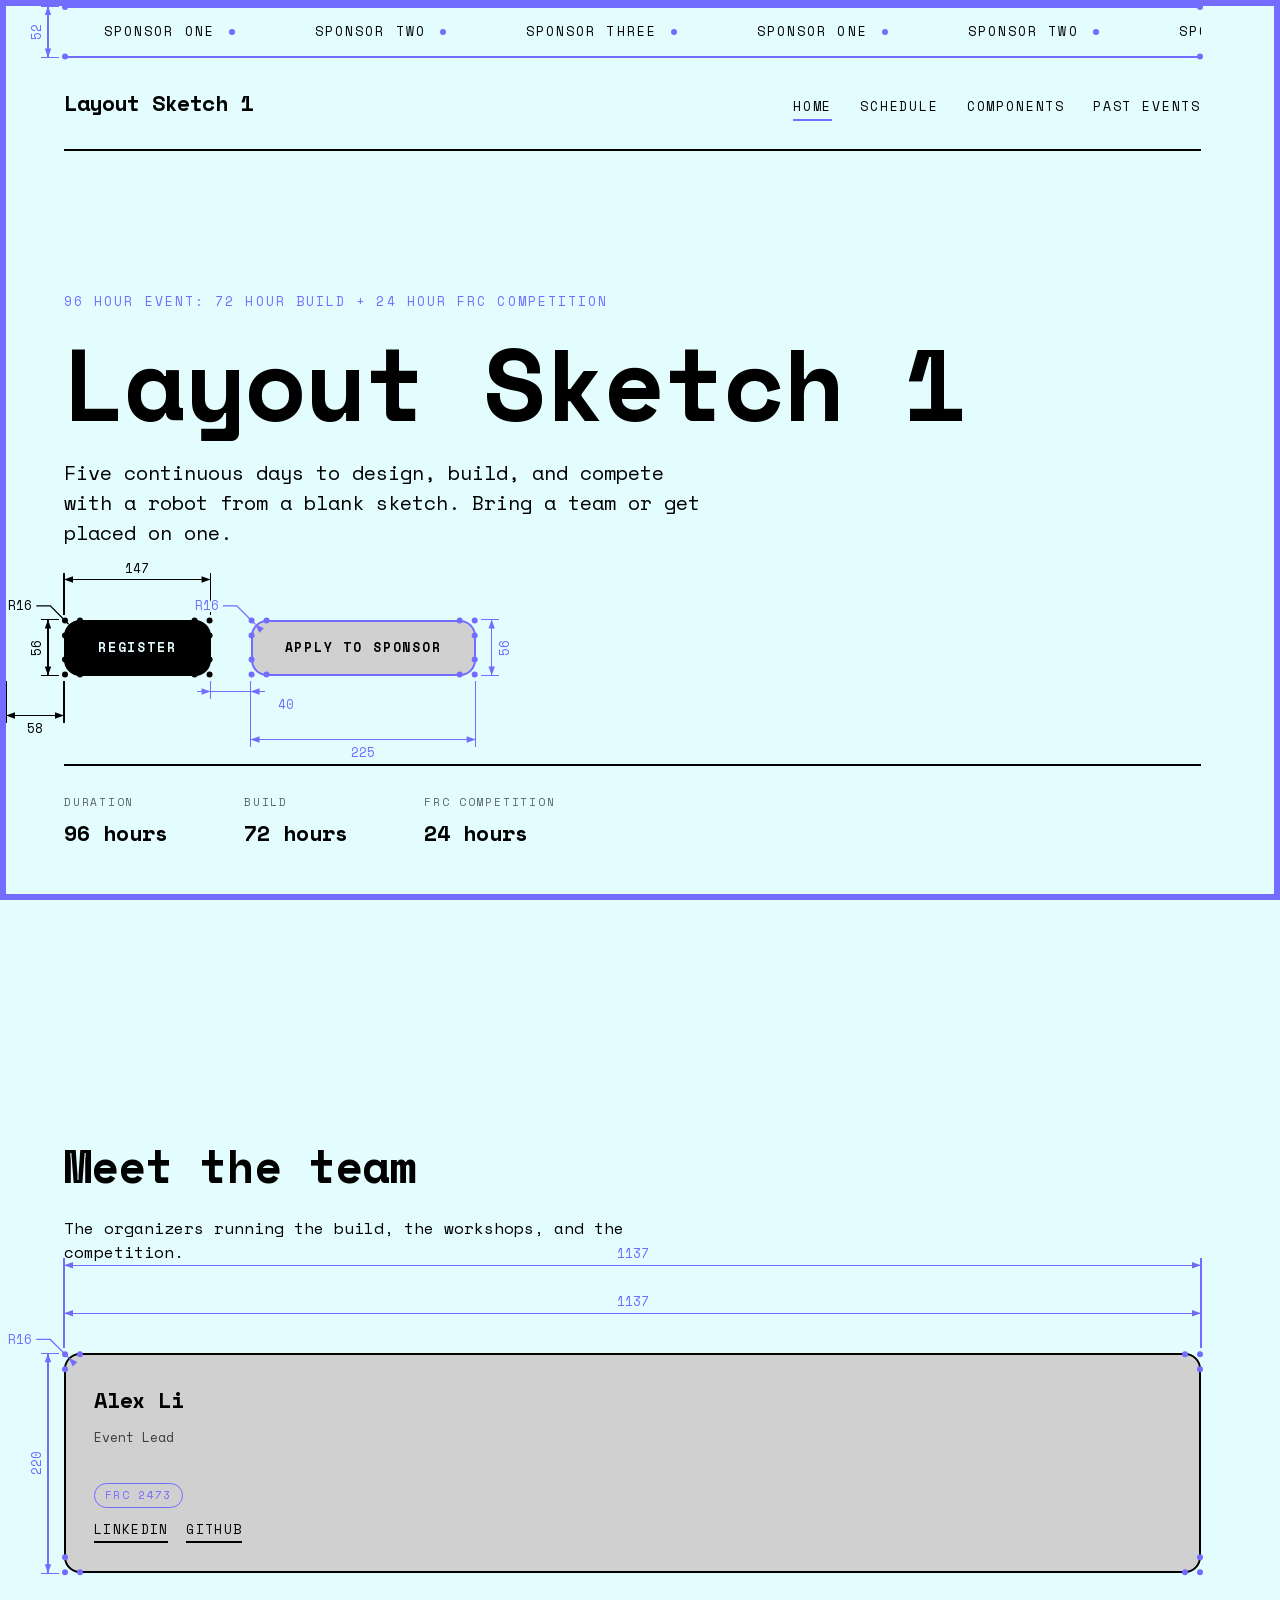
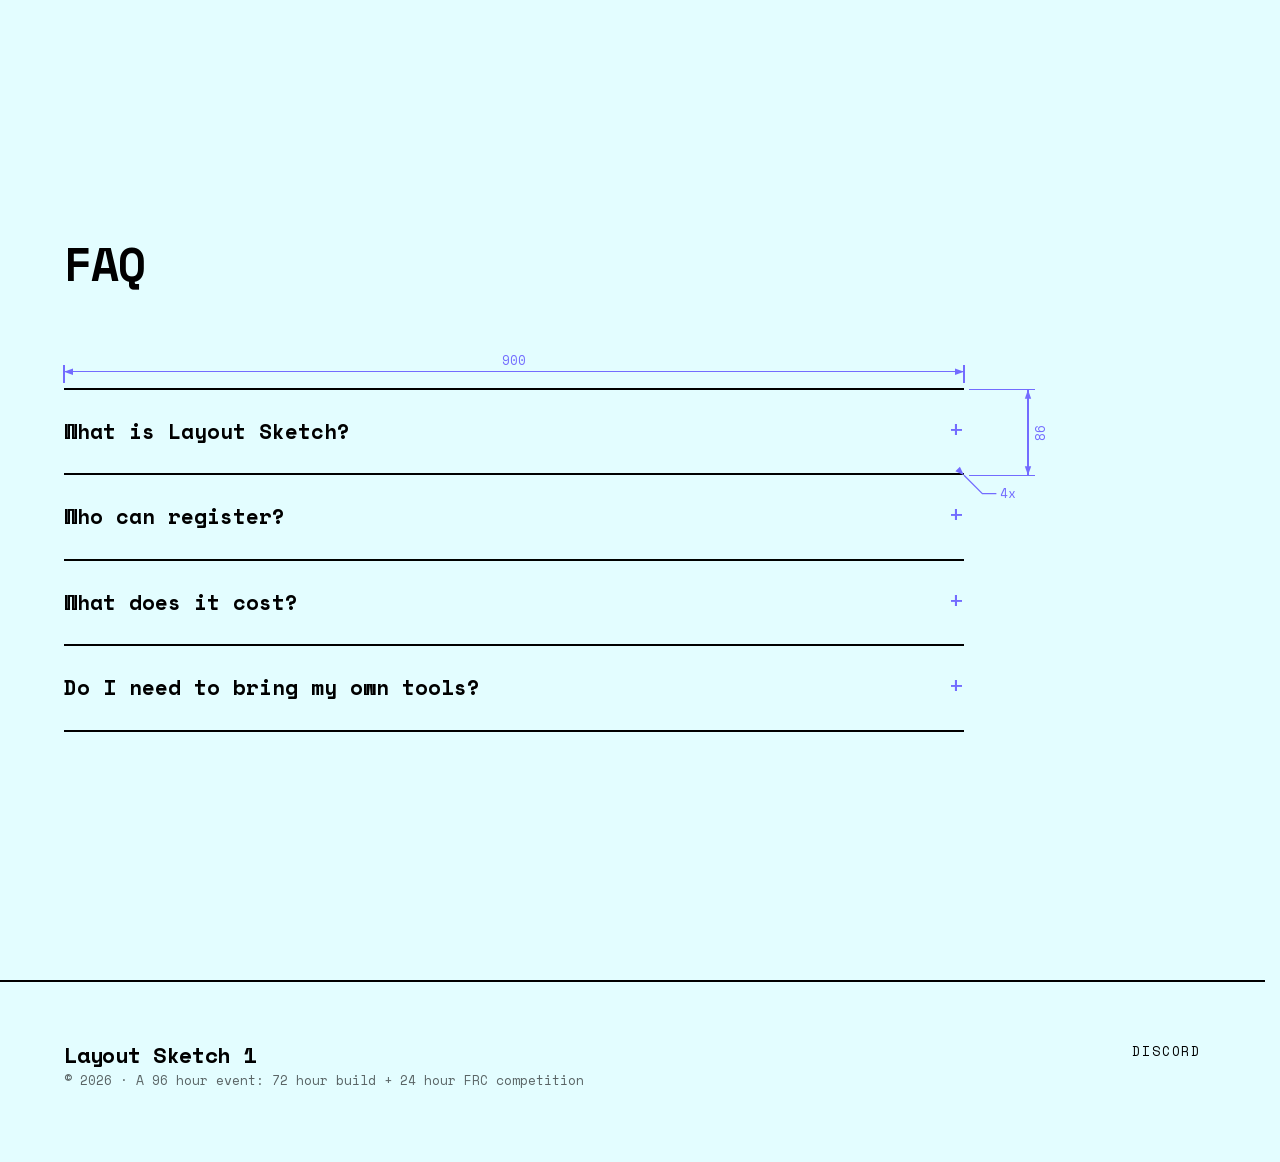
<file: index.html>
<!doctype html>
<html lang="en">
<head>
<meta charset="utf-8">
<meta name="viewport" content="width=device-width, initial-scale=1">
<title>Layout Sketch One</title>
<meta name="description" content="Layout Sketch One is a 96 hour event: 72 hour build + 24 hour FRC competition. Register to compete or apply to sponsor.">
<link rel="icon" type="image/png" sizes="512x512" href="assets/img/logo.png">
<link rel="preload" as="font" type="font/woff2" href="assets/fonts/space-mono-400.woff2" crossorigin>
<link rel="stylesheet" href="assets/css/tokens.css">
<link rel="stylesheet" href="assets/css/base.css">
<link rel="stylesheet" href="assets/css/sketch.css">
<link rel="stylesheet" href="assets/css/pages.css">
</head>
<body>
<div class="sk-frame"></div>
<a class="skip-link" href="#main">Skip to content</a>

<div class="wrap">
  <!-- The track translates continuously, so the *wrapper* carries the
       annotation: dimensioning the moving track would repaint every frame and
       produce numbers that change 60 times a second. -->
  <div class="marquee" id="sponsor-marquee"
       data-dim data-dim-mode="fluid" data-dim-size="h"
       data-dim-side="h:left" data-dim-radius="none"
       data-dim-priority="5" data-dim-vw="1024+">
    <div class="marquee__track" data-marquee-track aria-label="Event sponsors"></div>
  </div>

  <header class="site-nav">
    <a class="site-nav__brand" href="index.html" data-site-name>Layout Sketch 1</a>
    <nav class="site-nav__links" data-nav aria-label="Primary"></nav>
  </header>
</div>

<main id="main">
  <section class="hero wrap">
    <p class="t-mono-caps hero__eyebrow">96 hour event: 72 hour build + 24 hour FRC competition</p>
    <h1 class="t-xl hero__title" id="hero-title">Layout&nbsp;Sketch&nbsp;1</h1>
    <p class="hero__lede">
      Five continuous days to design, build, and compete with a robot from a
      blank sketch. Bring a team or get placed on one.
    </p>

    <div class="hero__actions">
      <a class="sk-btn sk-btn--primary" href="#register" id="btn-register"
         data-dim data-dim-mode="fixed" data-dim-priority="5"
         data-dim-from="left:page">Register</a>

      <a class="sk-btn sk-btn--fluid" href="sponsors.html" id="btn-sponsor"
         data-dim data-dim-mode="fluid" data-dim-priority="5"
         data-dim-side="w:bottom h:right"
         data-dim-from="left:#btn-register">Apply to sponsor</a>
    </div>

    <dl class="hero__meta">
      <div><dt>Duration</dt><dd>96 hours</dd></div>
      <div><dt>Build</dt><dd>72 hours</dd></div>
      <div><dt>FRC Competition</dt><dd>24 hours</dd></div>
    </dl>
  </section>

  <section class="section wrap" id="team">
    <div class="section__head">
      <h2>Meet the team</h2>
      <p>The organizers running the build, the workshops, and the competition.</p>
    </div>
    <!-- Repeated cards collapse to one annotated instance plus the grid
         pitch — twelve stacked copies of the same numbers is unreadable. -->
    <ul class="team-grid" id="team-grid" data-dim-repeat="first"
        data-dim data-dim-mode="fluid" data-dim-size="w"
        data-dim-radius="none" data-dim-dots="none" data-dim-priority="4"
        data-dim-vw="1024+"></ul>
  </section>

  <section class="section wrap" id="faq">
    <div class="section__head">
      <h2>FAQ</h2>
    </div>
    <div class="faq-list" id="faq-list" data-dim-repeat="first"
         data-dim data-dim-mode="fluid" data-dim-size="w"
         data-dim-radius="none" data-dim-dots="none" data-dim-priority="3"
         data-dim-vw="1024+"></div>
  </section>
</main>

<footer class="site-footer">
  <div class="wrap site-footer__inner">
    <div>
      <p class="t-lg" data-site-name>Layout Sketch 1</p>
      <p class="t-sm t-dim">&copy; <span data-year></span> &middot; A 96 hour event: 72 hour build + 24 hour FRC competition</p>
    </div>
    <ul class="site-footer__links" data-socials></ul>
  </div>
</footer>

<template id="tpl-team-card">
  <li class="team-card" data-dim-child
      data-dim-mode="fluid" data-dim-size="w,h" data-dim-priority="4"
      data-dim-side="w:top h:left">
    <p class="team-card__name" data-slot="name"></p>
    <p class="team-card__role" data-slot="role"></p>
    <p class="team-card__program"><span class="sk-tag sk-tag--fluid" data-slot="program"></span></p>
    <p class="team-card__links">
      <a data-slot="linkedin"></a>
      <a data-slot="github"></a>
    </p>
  </li>
</template>

<script type="module">
  import { render } from './assets/js/pages/landing.js';
  import Sketch from './assets/js/sketch/index.js';

  // Content first, annotations second: annotating before the JSON lands
  // would measure empty containers and flash the wrong numbers.
  await render();
  Sketch.init();
</script>
</body>
</html>
</file>
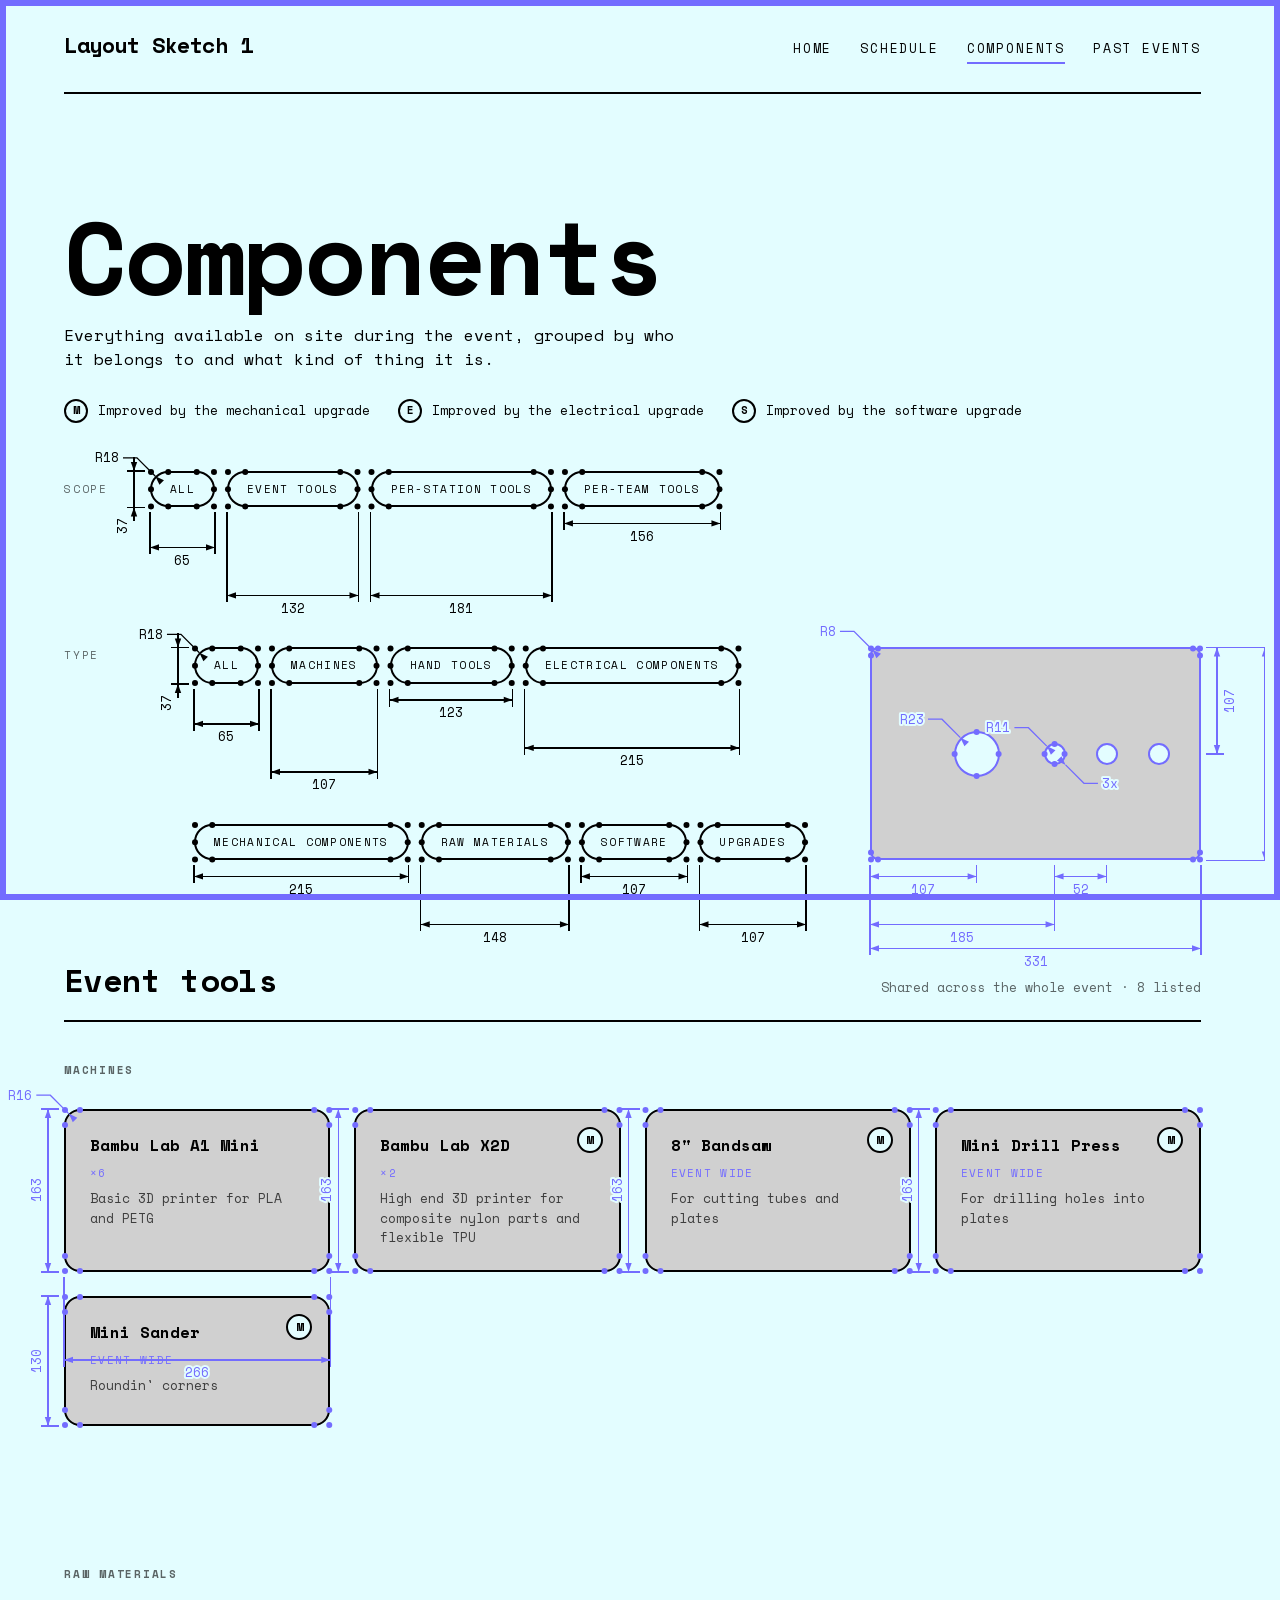
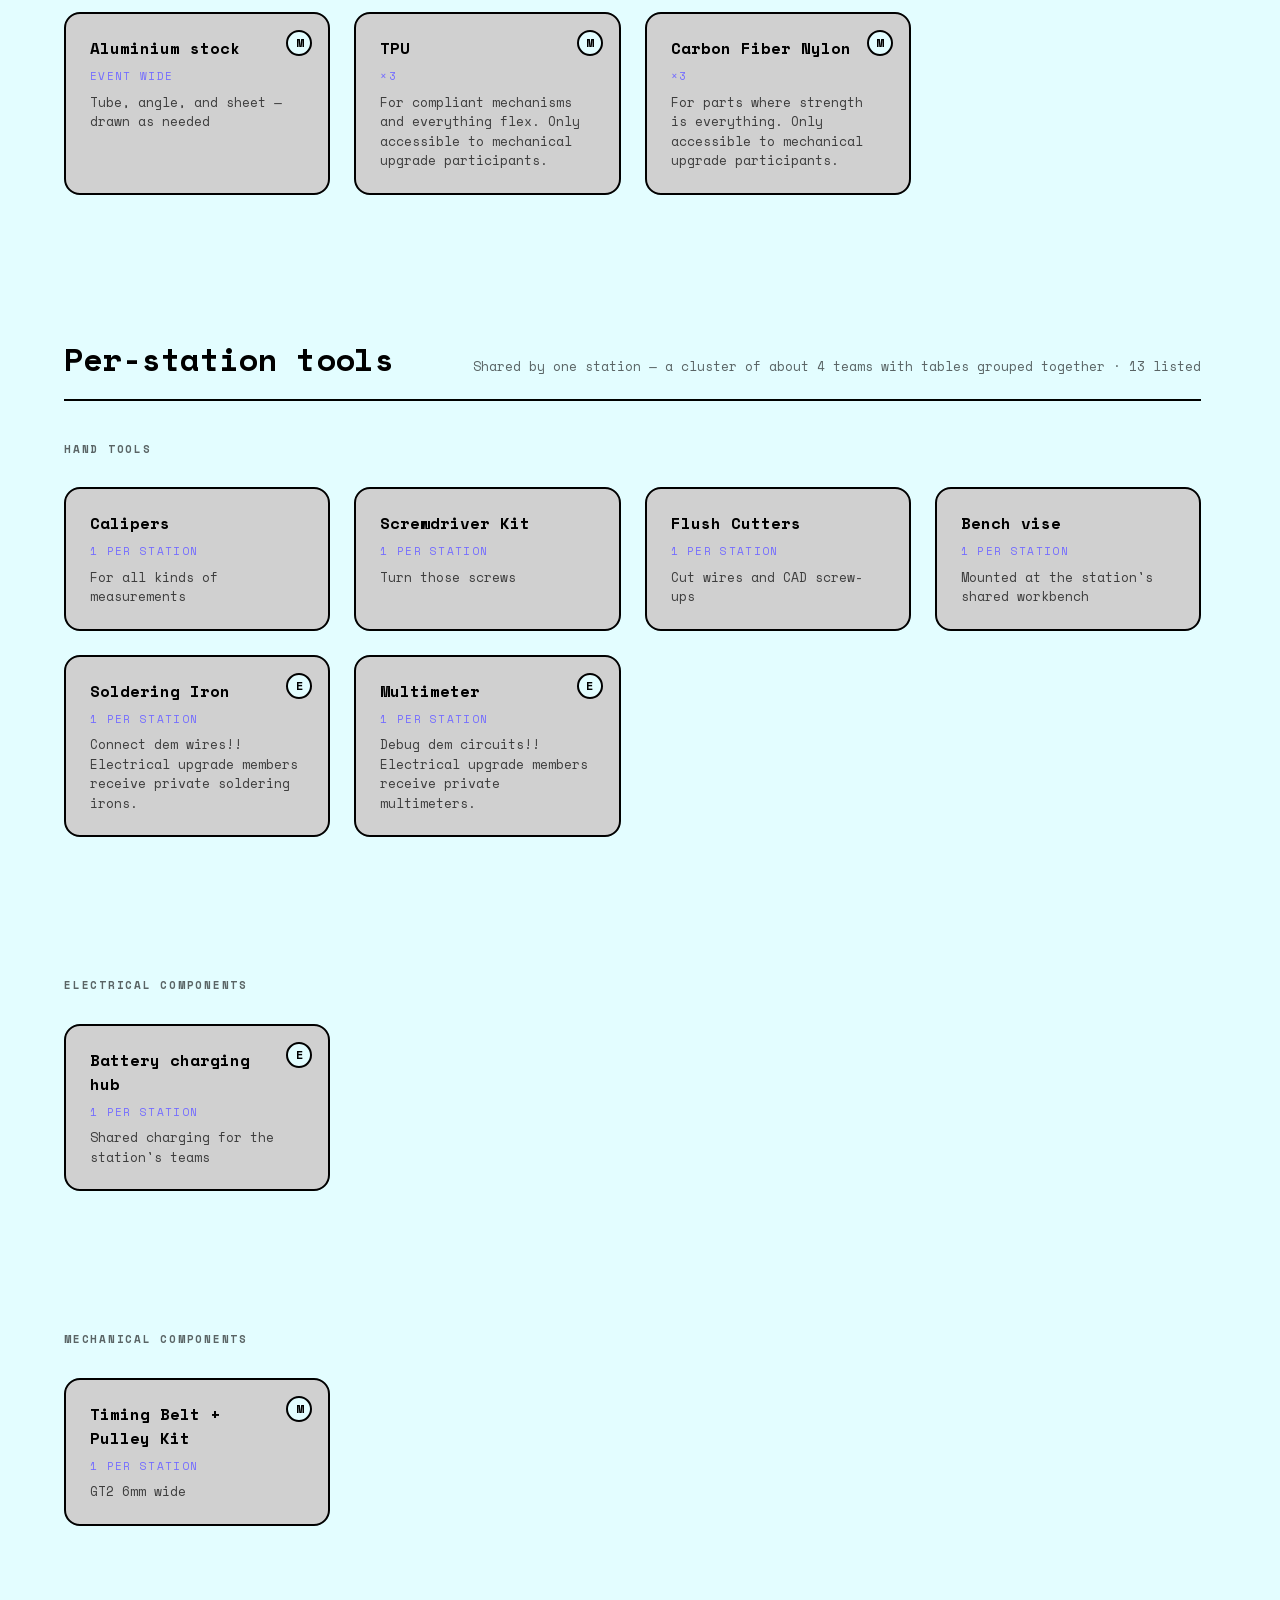
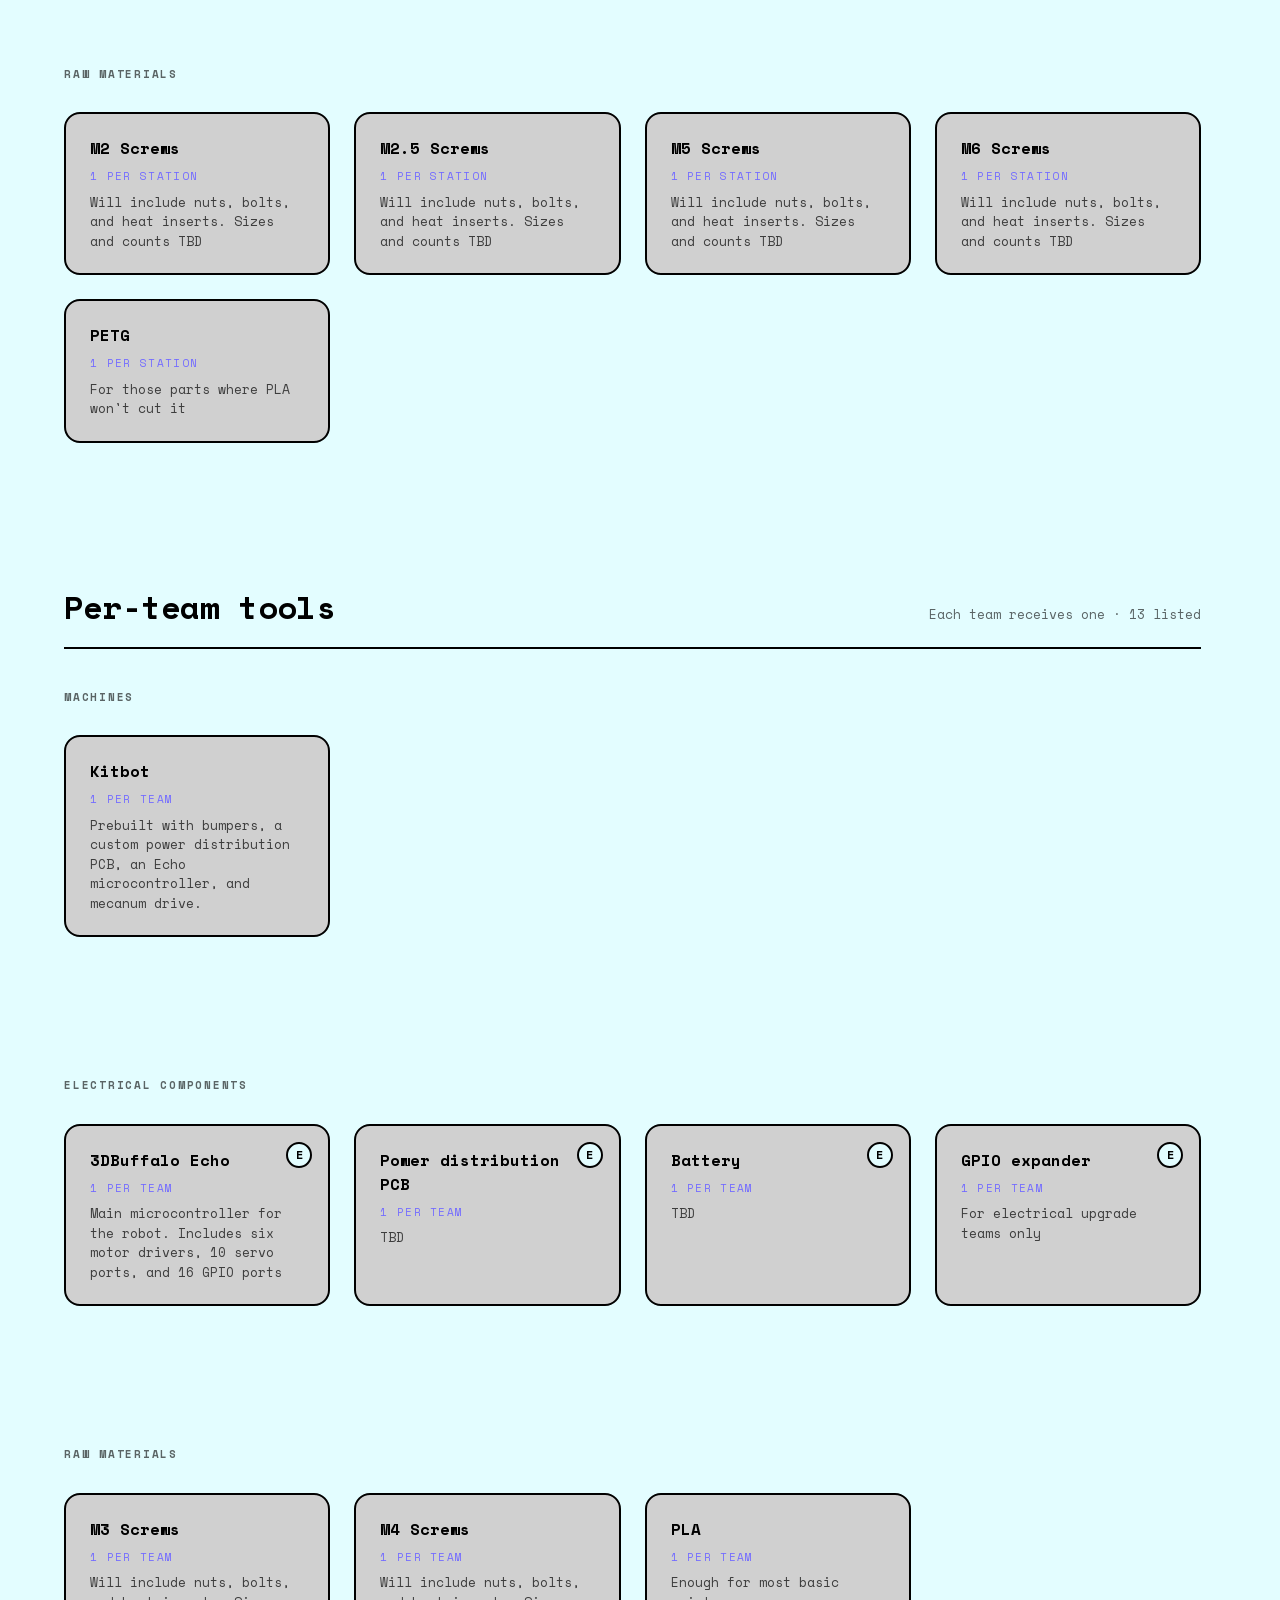
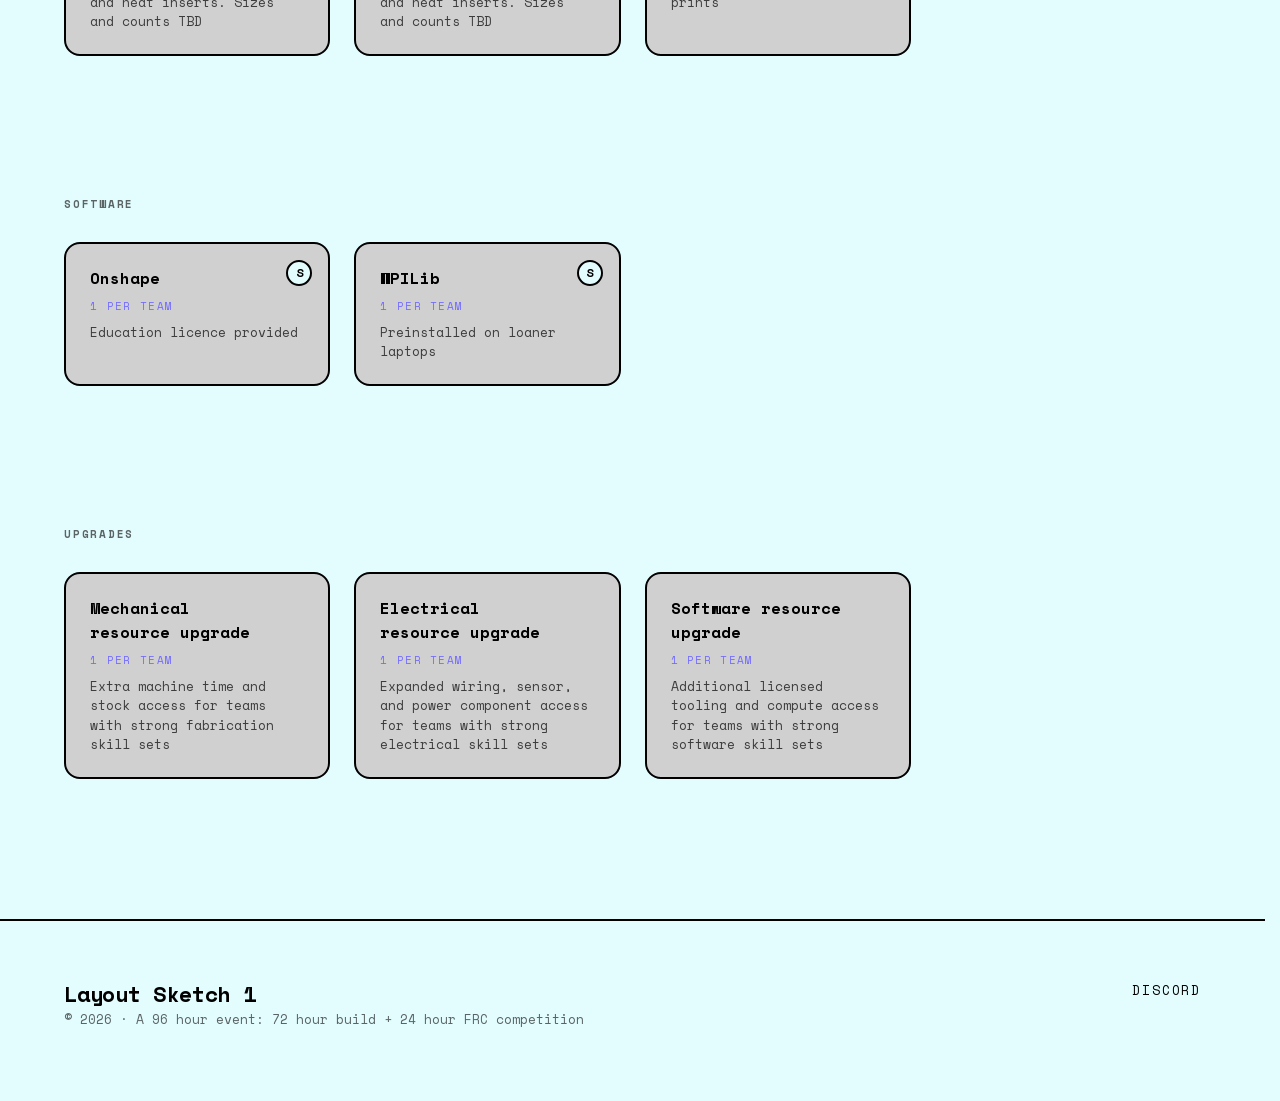
<file: components.html>
<!doctype html>
<html lang="en">
<head>
<meta charset="utf-8">
<meta name="viewport" content="width=device-width, initial-scale=1">
<title>Components — Layout Sketch 1</title>
<meta name="description" content="Every machine, tool, and component participants can use during Layout Sketch 1.">
<link rel="icon" type="image/png" sizes="512x512" href="assets/img/logo.png">
<link rel="stylesheet" href="assets/css/tokens.css">
<link rel="stylesheet" href="assets/css/base.css">
<link rel="stylesheet" href="assets/css/sketch.css">
<link rel="stylesheet" href="assets/css/pages.css">
</head>
<body>
<div class="sk-frame"></div>
<a class="skip-link" href="#main">Skip to content</a>

<div class="wrap">
  <header class="site-nav">
    <a class="site-nav__brand" href="index.html" data-site-name>Layout Sketch 1</a>
    <nav class="site-nav__links" data-nav aria-label="Primary"></nav>
  </header>
</div>

<main id="main">
  <section class="page-head wrap">
    <h1 class="t-xl">Components</h1>
    <p>
      Everything available on site during the event, grouped by who it belongs
      to and what kind of thing it is.
    </p>
    <ul class="upgrade-legend" data-upgrade-legend></ul>
  </section>

  <section class="wrap">
    <div class="filters" id="filters">
      <div class="filters__row" data-filter-row="scope">
        <span class="filters__label">Scope</span>
      </div>
      <div class="filters__row" data-filter-row="type">
        <span class="filters__label">Type</span>
      </div>
    </div>

    <div id="components"></div>
  </section>
</main>

<footer class="site-footer">
  <div class="wrap site-footer__inner">
    <div>
      <p class="t-lg" data-site-name>Layout Sketch 1</p>
      <p class="t-sm t-dim">&copy; <span data-year></span> &middot; A 96 hour event: 72 hour build + 24 hour FRC competition</p>
    </div>
    <ul class="site-footer__links" data-socials></ul>
  </div>
</footer>

<script type="module">
  import { render } from './assets/js/pages/components.js';
  import Sketch from './assets/js/sketch/index.js';
  await render();
  Sketch.init();
</script>
</body>
</html>
</file>
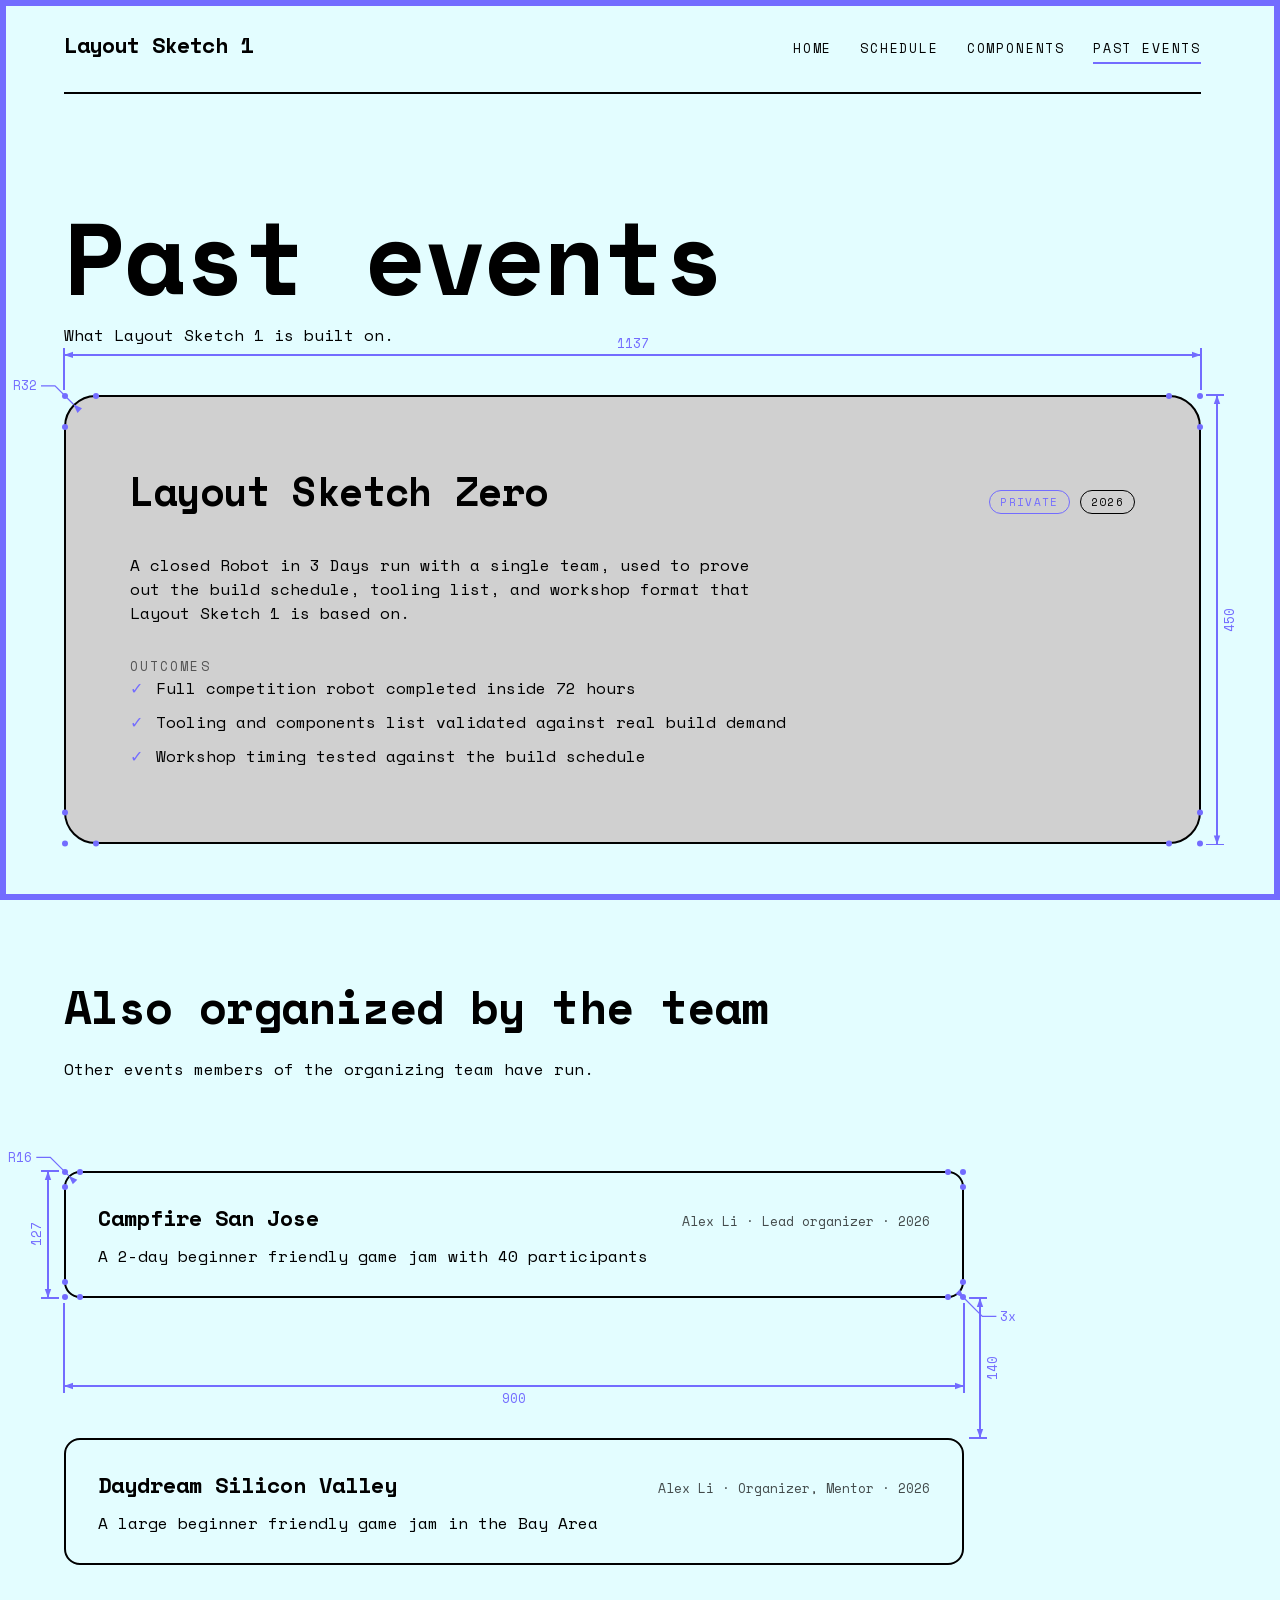
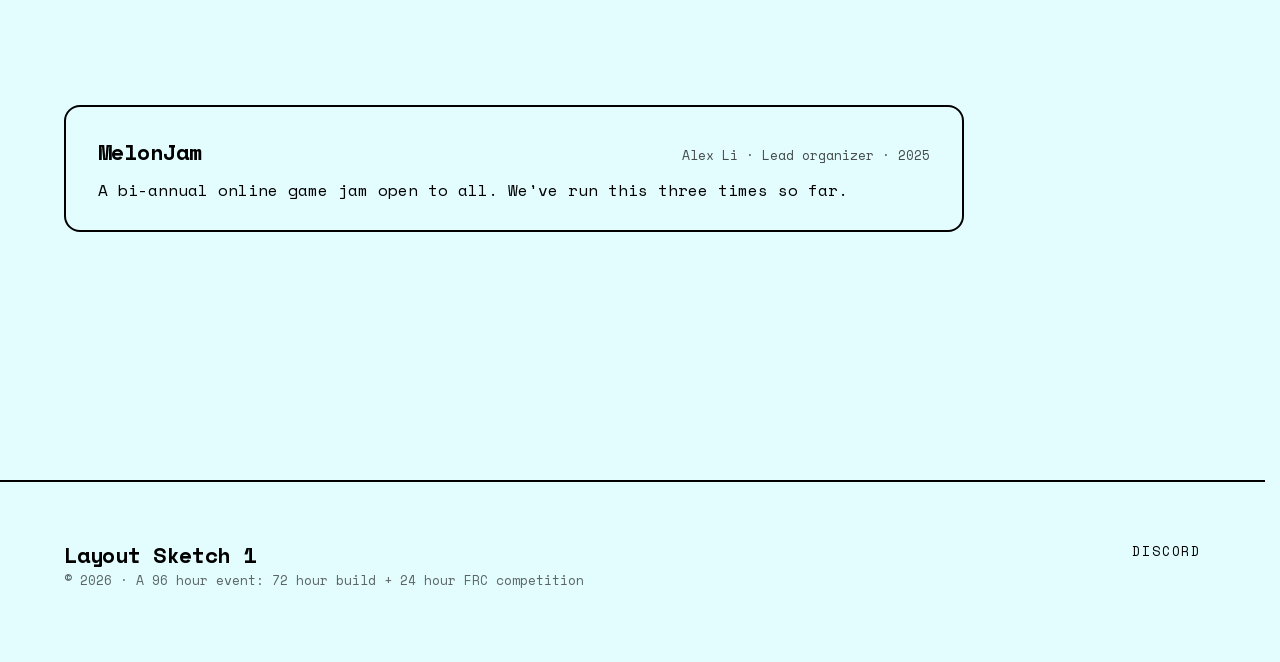
<file: past-events.html>
<!doctype html>
<html lang="en">
<head>
<meta charset="utf-8">
<meta name="viewport" content="width=device-width, initial-scale=1">
<title>Past events — Layout Sketch 1</title>
<meta name="description" content="The private Ri3D event behind Layout Sketch 1, and other events organized by members of the team.">
<link rel="icon" type="image/png" sizes="512x512" href="assets/img/logo.png">
<link rel="stylesheet" href="assets/css/tokens.css">
<link rel="stylesheet" href="assets/css/base.css">
<link rel="stylesheet" href="assets/css/sketch.css">
<link rel="stylesheet" href="assets/css/pages.css">
</head>
<body>
<div class="sk-frame"></div>
<a class="skip-link" href="#main">Skip to content</a>

<div class="wrap">
  <header class="site-nav">
    <a class="site-nav__brand" href="index.html" data-site-name>Layout Sketch 1</a>
    <nav class="site-nav__links" data-nav aria-label="Primary"></nav>
  </header>
</div>

<main id="main">
  <section class="page-head wrap">
    <h1 class="t-xl">Past events</h1>
    <p>What Layout Sketch 1 is built on.</p>
  </section>

  <section class="wrap" id="featured"></section>

  <section class="section wrap" id="organized-section">
    <div class="section__head">
      <h2>Also organized by the team</h2>
      <p>Other events members of the organizing team have run.</p>
    </div>
    <div class="event-list" id="organized" data-dim-repeat="first"></div>
  </section>
</main>

<footer class="site-footer">
  <div class="wrap site-footer__inner">
    <div>
      <p class="t-lg" data-site-name>Layout Sketch 1</p>
      <p class="t-sm t-dim">&copy; <span data-year></span> &middot; A 96 hour event: 72 hour build + 24 hour FRC competition</p>
    </div>
    <ul class="site-footer__links" data-socials></ul>
  </div>
</footer>

<script type="module">
  import { render } from './assets/js/pages/past-events.js';
  import Sketch from './assets/js/sketch/index.js';
  await render();
  Sketch.init();
</script>
</body>
</html>
</file>
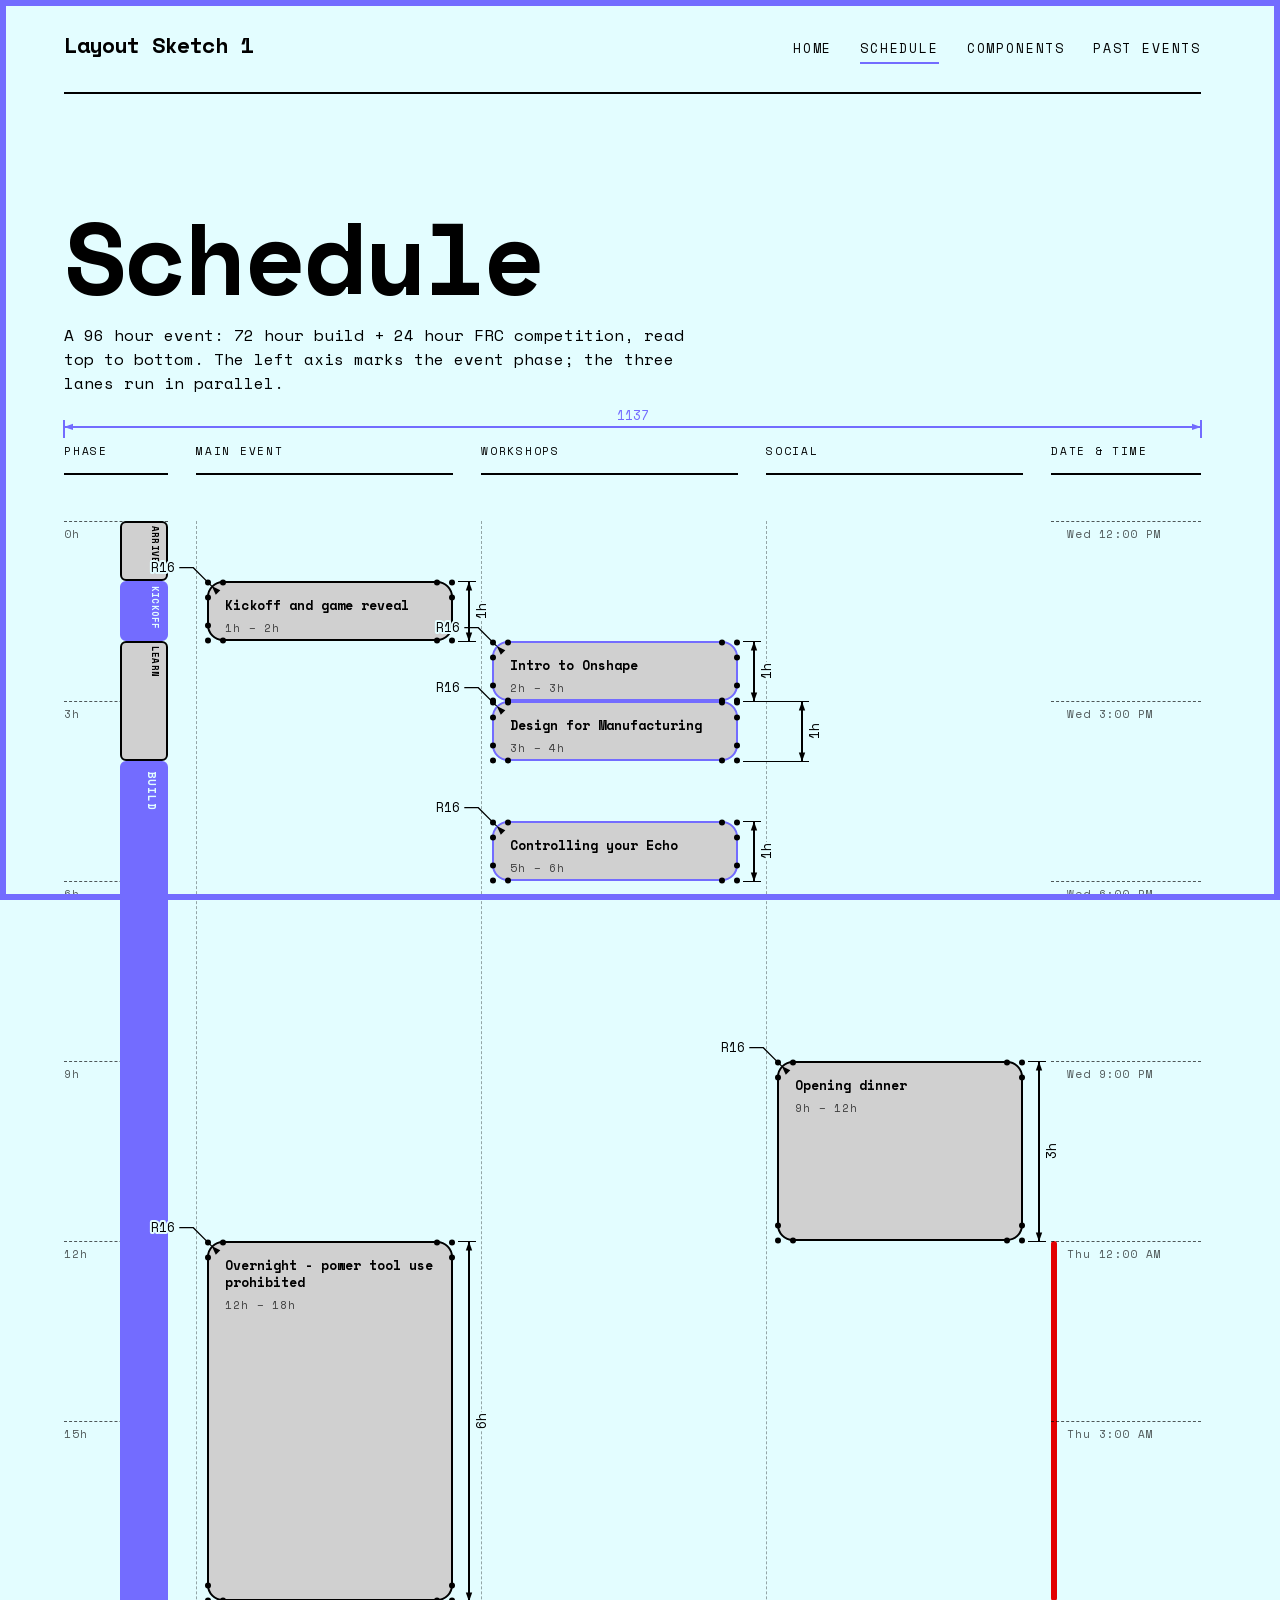
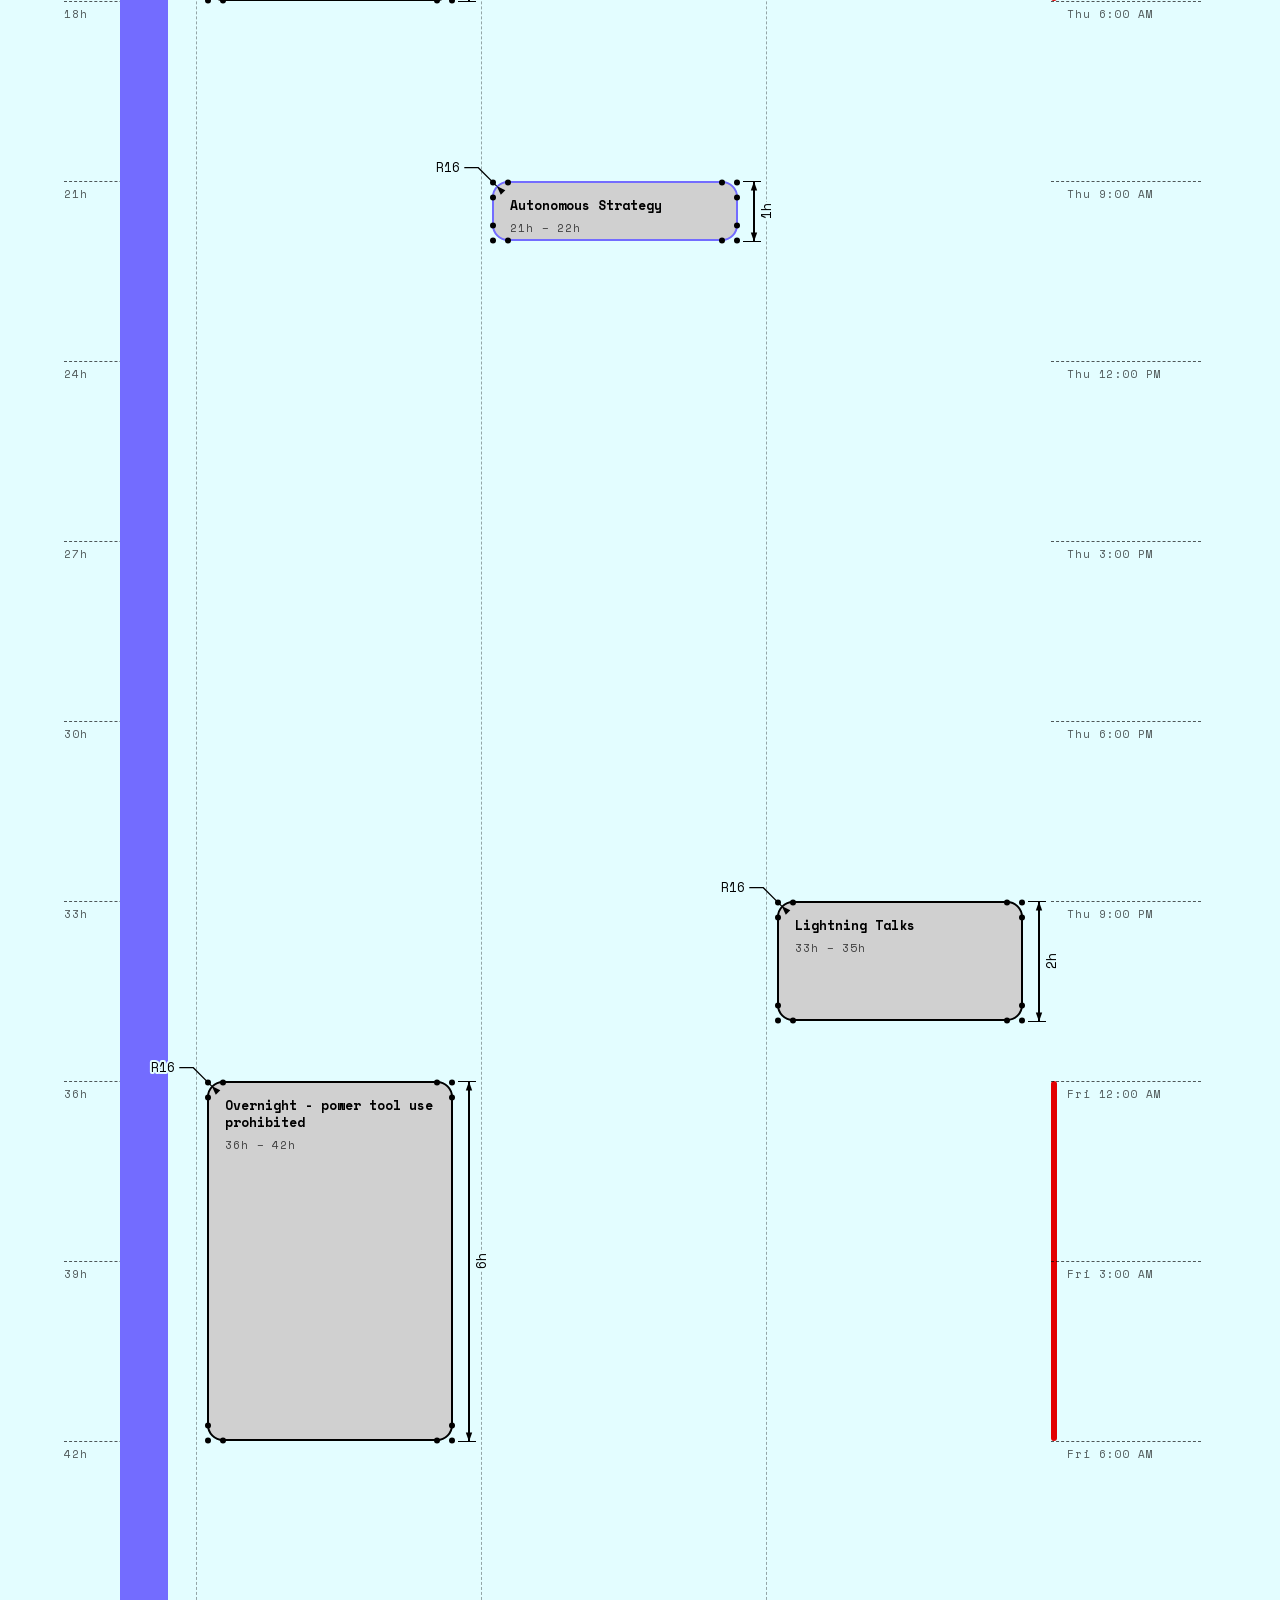
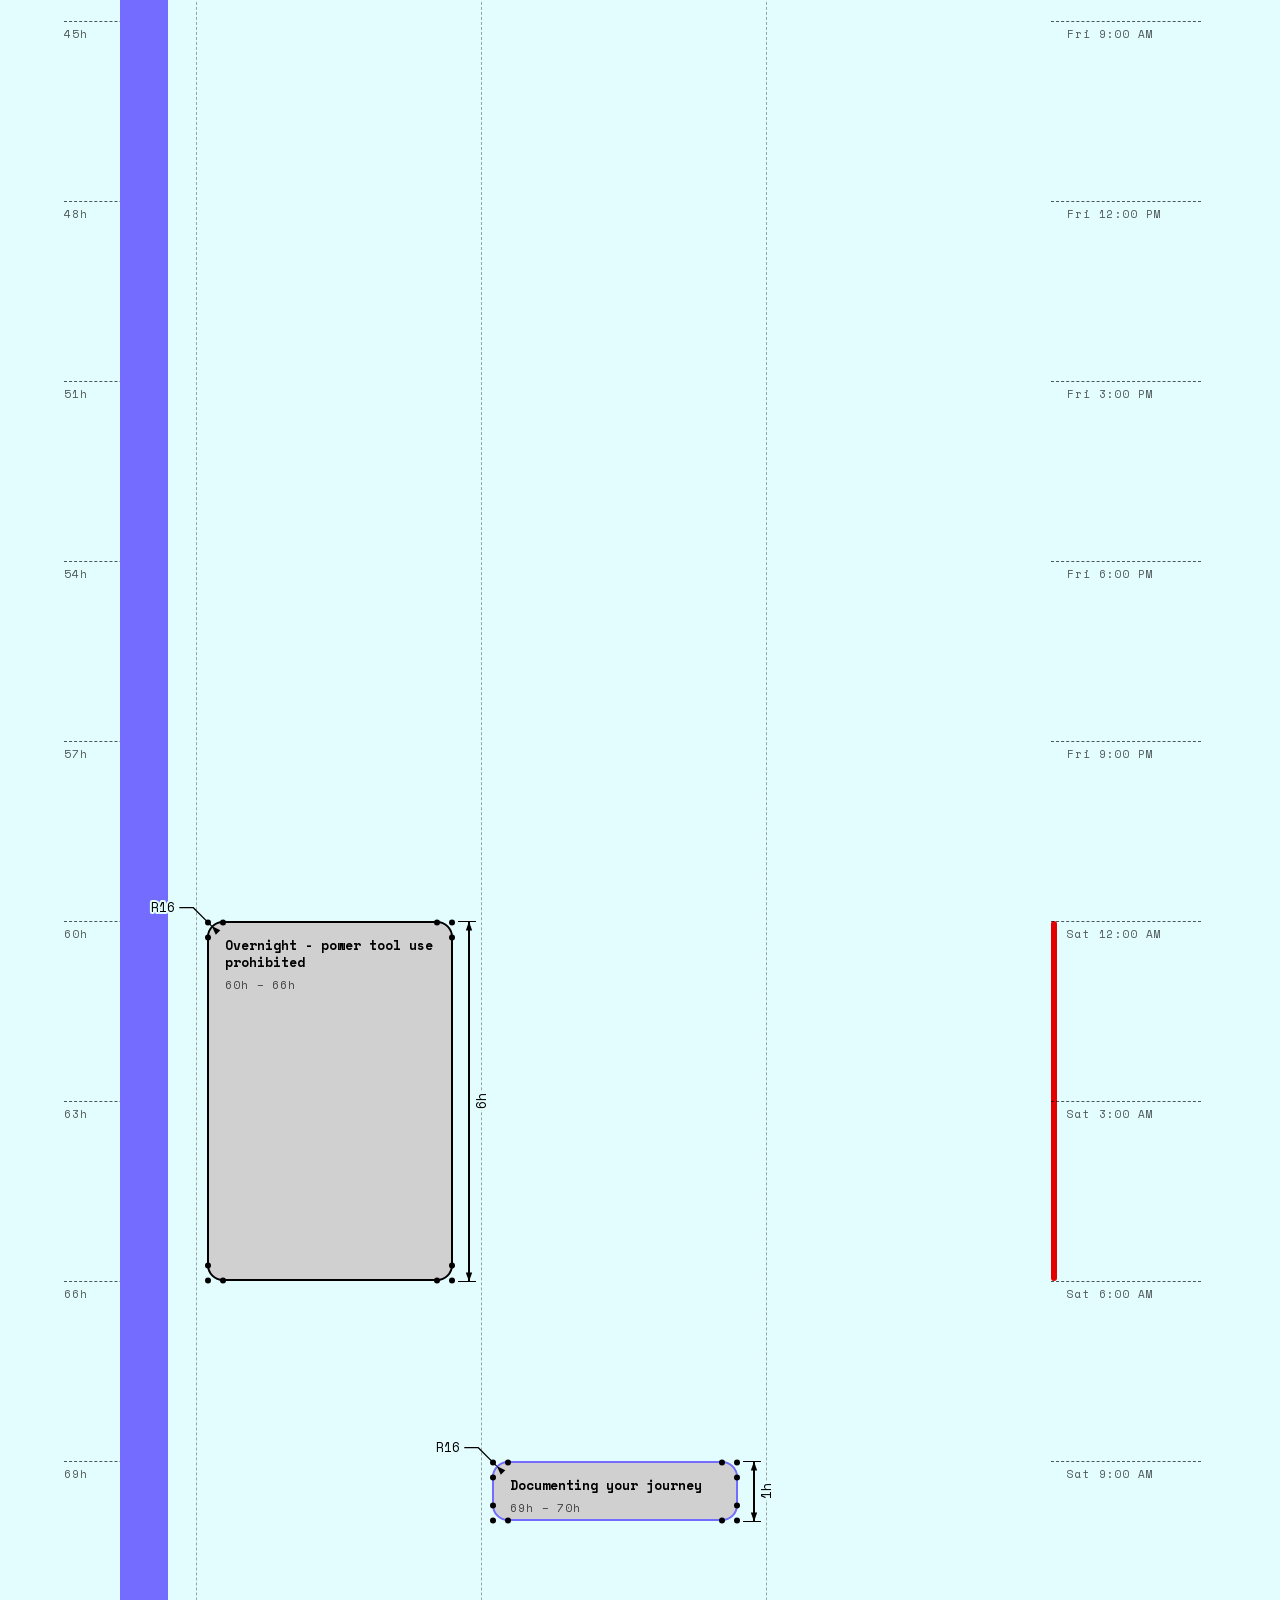
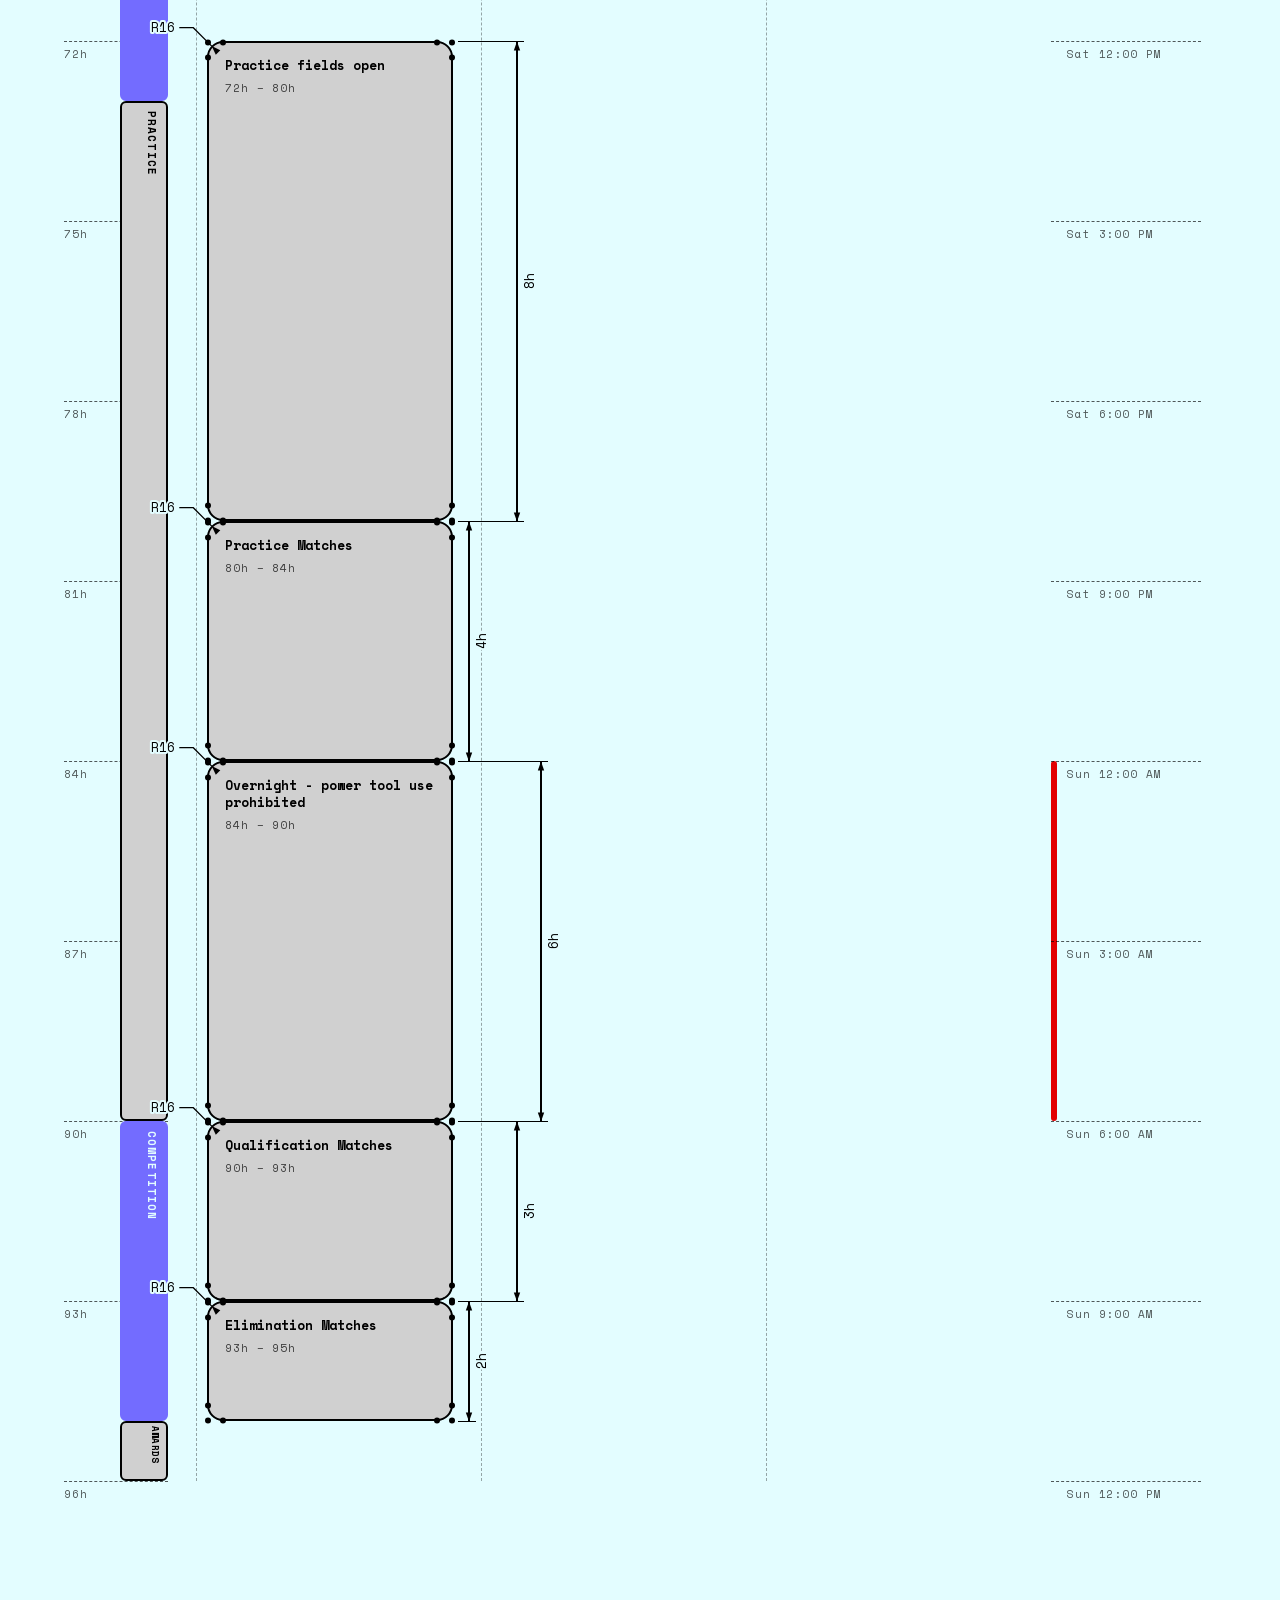
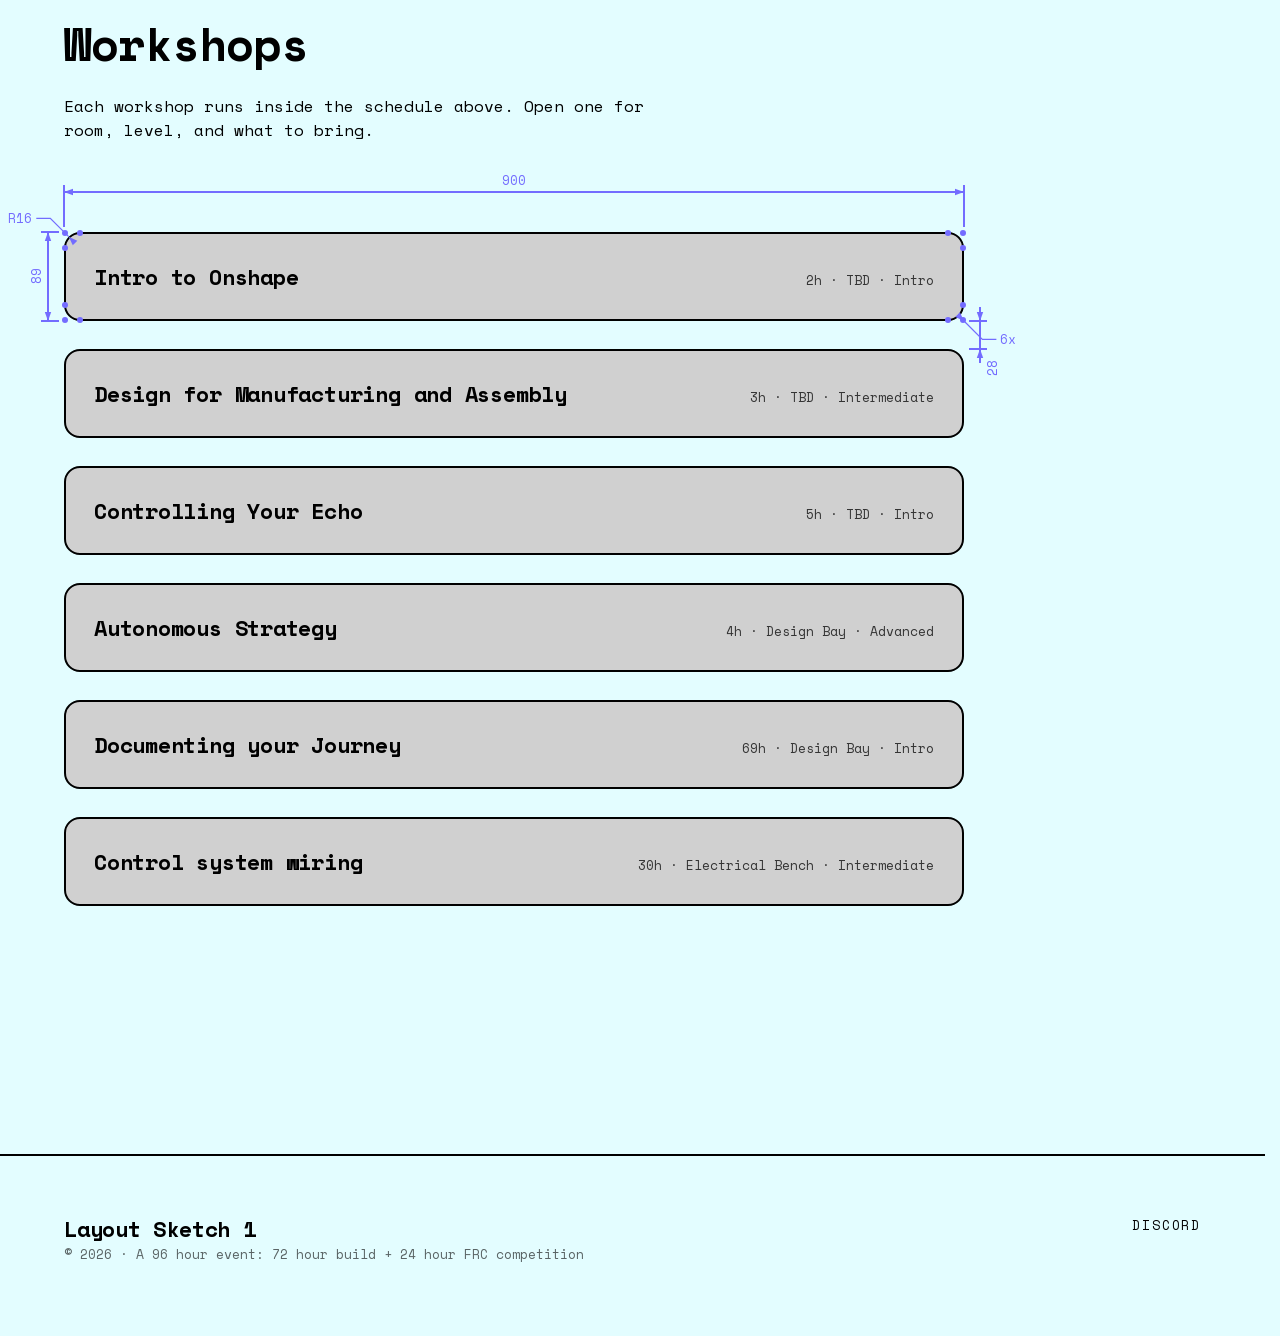
<file: schedule.html>
<!doctype html>
<html lang="en">
<head>
<meta charset="utf-8">
<meta name="viewport" content="width=device-width, initial-scale=1">
<title>Schedule &amp; workshops — Layout Sketch 1</title>
<meta name="description" content="The Layout Sketch 1 schedule — a 96 hour event: 72 hour build + 24 hour FRC competition — plus the workshop programme running alongside the build.">
<link rel="icon" type="image/png" sizes="512x512" href="assets/img/logo.png">
<link rel="stylesheet" href="assets/css/tokens.css">
<link rel="stylesheet" href="assets/css/base.css">
<link rel="stylesheet" href="assets/css/sketch.css">
<link rel="stylesheet" href="assets/css/pages.css">
</head>
<body>
<div class="sk-frame"></div>
<a class="skip-link" href="#main">Skip to content</a>

<div class="wrap">
  <header class="site-nav">
    <a class="site-nav__brand" href="index.html" data-site-name>Layout Sketch 1</a>
    <nav class="site-nav__links" data-nav aria-label="Primary"></nav>
  </header>
</div>

<main id="main">
  <section class="page-head wrap">
    <h1 class="t-xl">Schedule</h1>
    <p>
      A 96 hour event: 72 hour build + 24 hour FRC competition, read top to
      bottom. The left axis marks the event phase; the three lanes run in
      parallel.
    </p>
  </section>

  <section class="wrap">
    <div class="gantt" id="gantt"
         data-dim data-dim-mode="fluid" data-dim-size="w"
         data-dim-radius="none" data-dim-dots="none"
         data-dim-priority="4" data-dim-vw="1024+"></div>
  </section>

  <section class="section wrap" id="workshops">
    <div class="section__head">
      <h2>Workshops</h2>
      <p>Each workshop runs inside the schedule above. Open one for room, level, and what to bring.</p>
    </div>
    <div class="workshop-list" id="workshop-list" data-dim-repeat="first"></div>
  </section>
</main>

<footer class="site-footer">
  <div class="wrap site-footer__inner">
    <div>
      <p class="t-lg" data-site-name>Layout Sketch 1</p>
      <p class="t-sm t-dim">&copy; <span data-year></span> &middot; A 96 hour event: 72 hour build + 24 hour FRC competition</p>
    </div>
    <ul class="site-footer__links" data-socials></ul>
  </div>
</footer>

<script type="module">
  import { render } from './assets/js/pages/schedule.js';
  import Sketch from './assets/js/sketch/index.js';
  await render();
  Sketch.init();
</script>
</body>
</html>
</file>
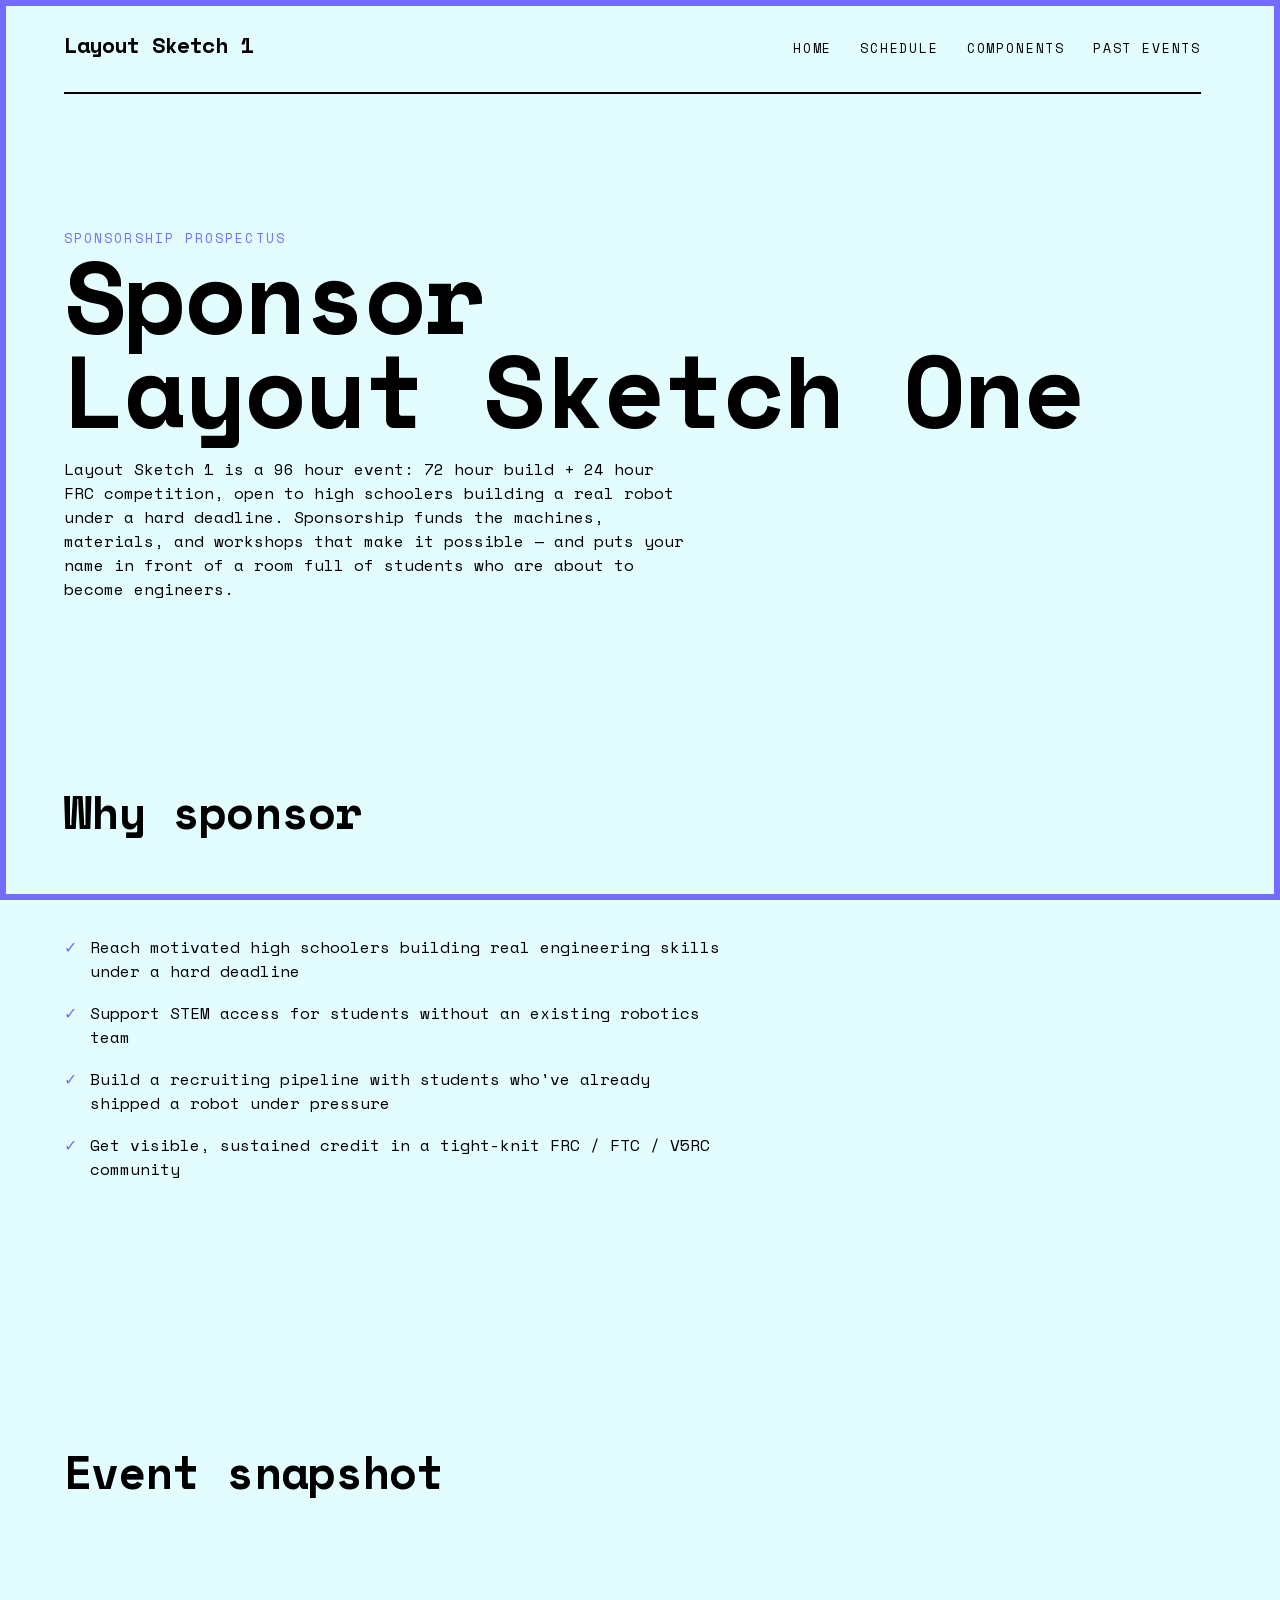
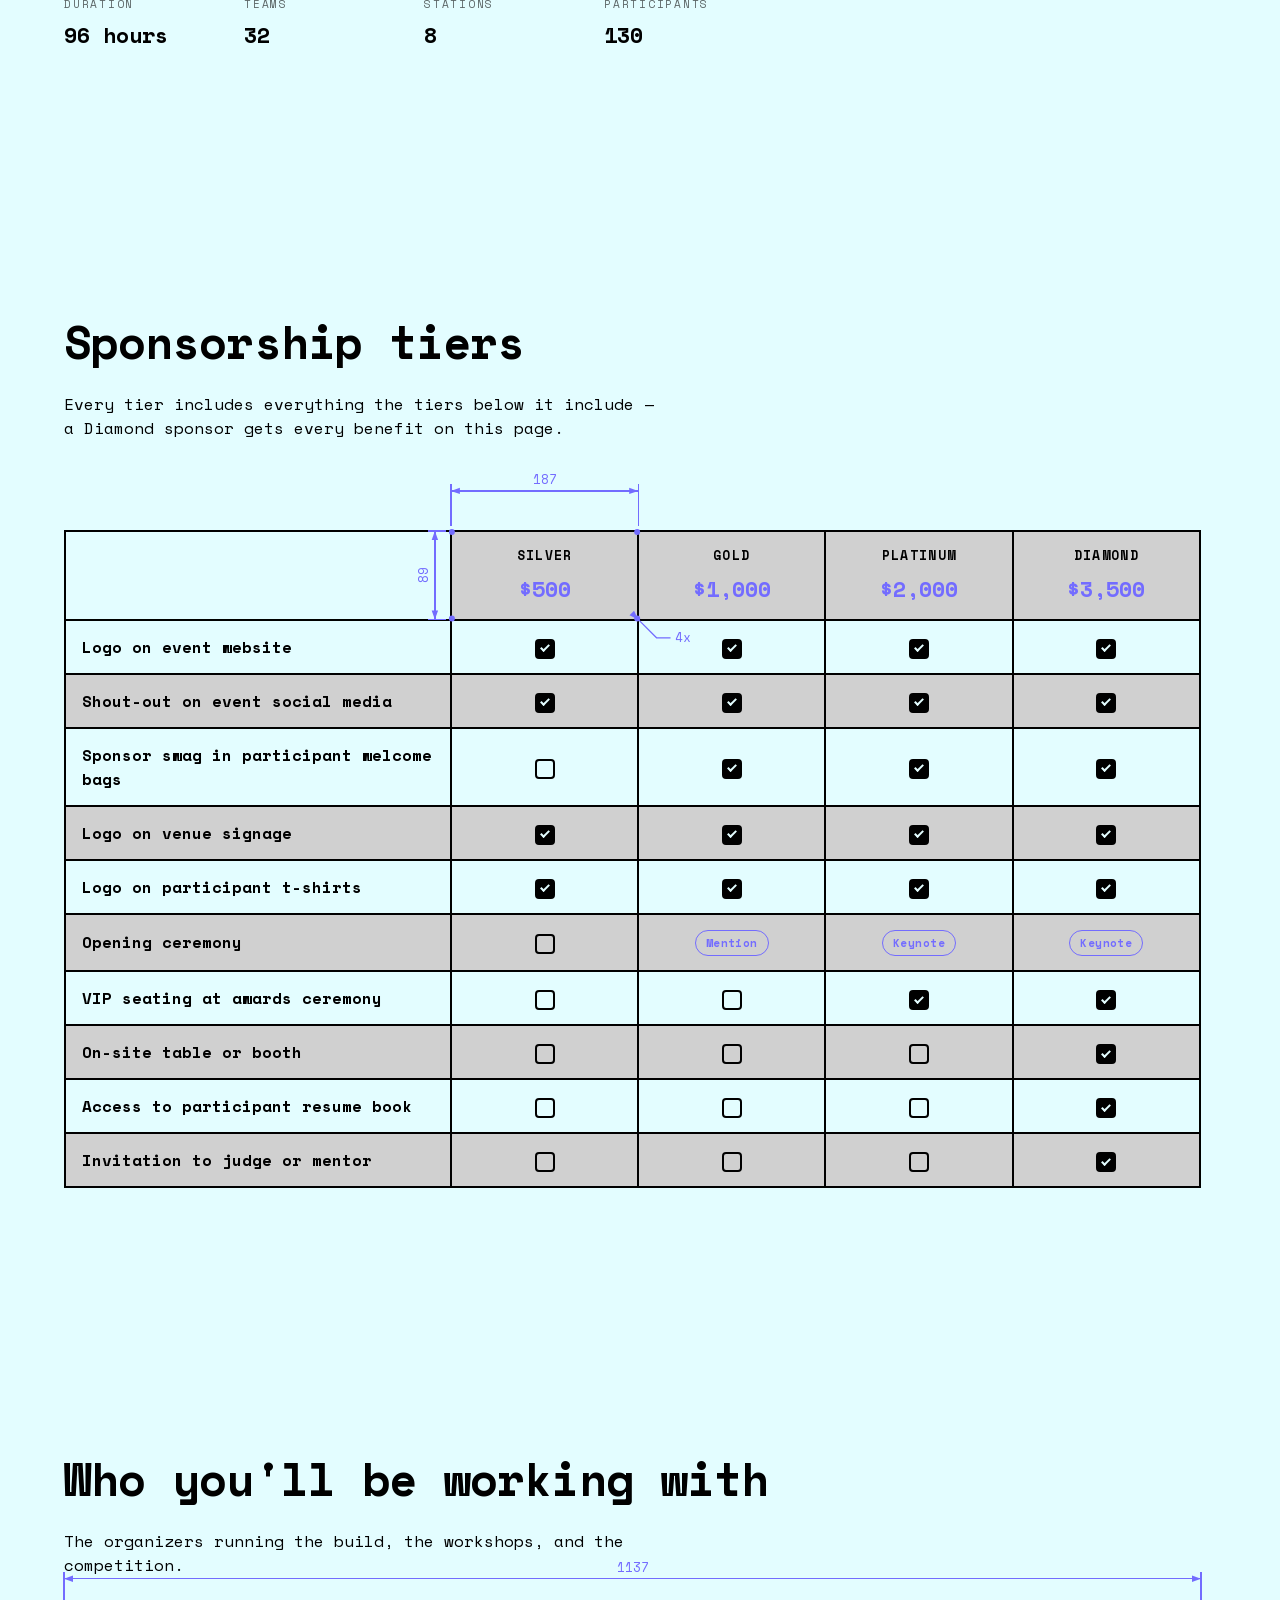
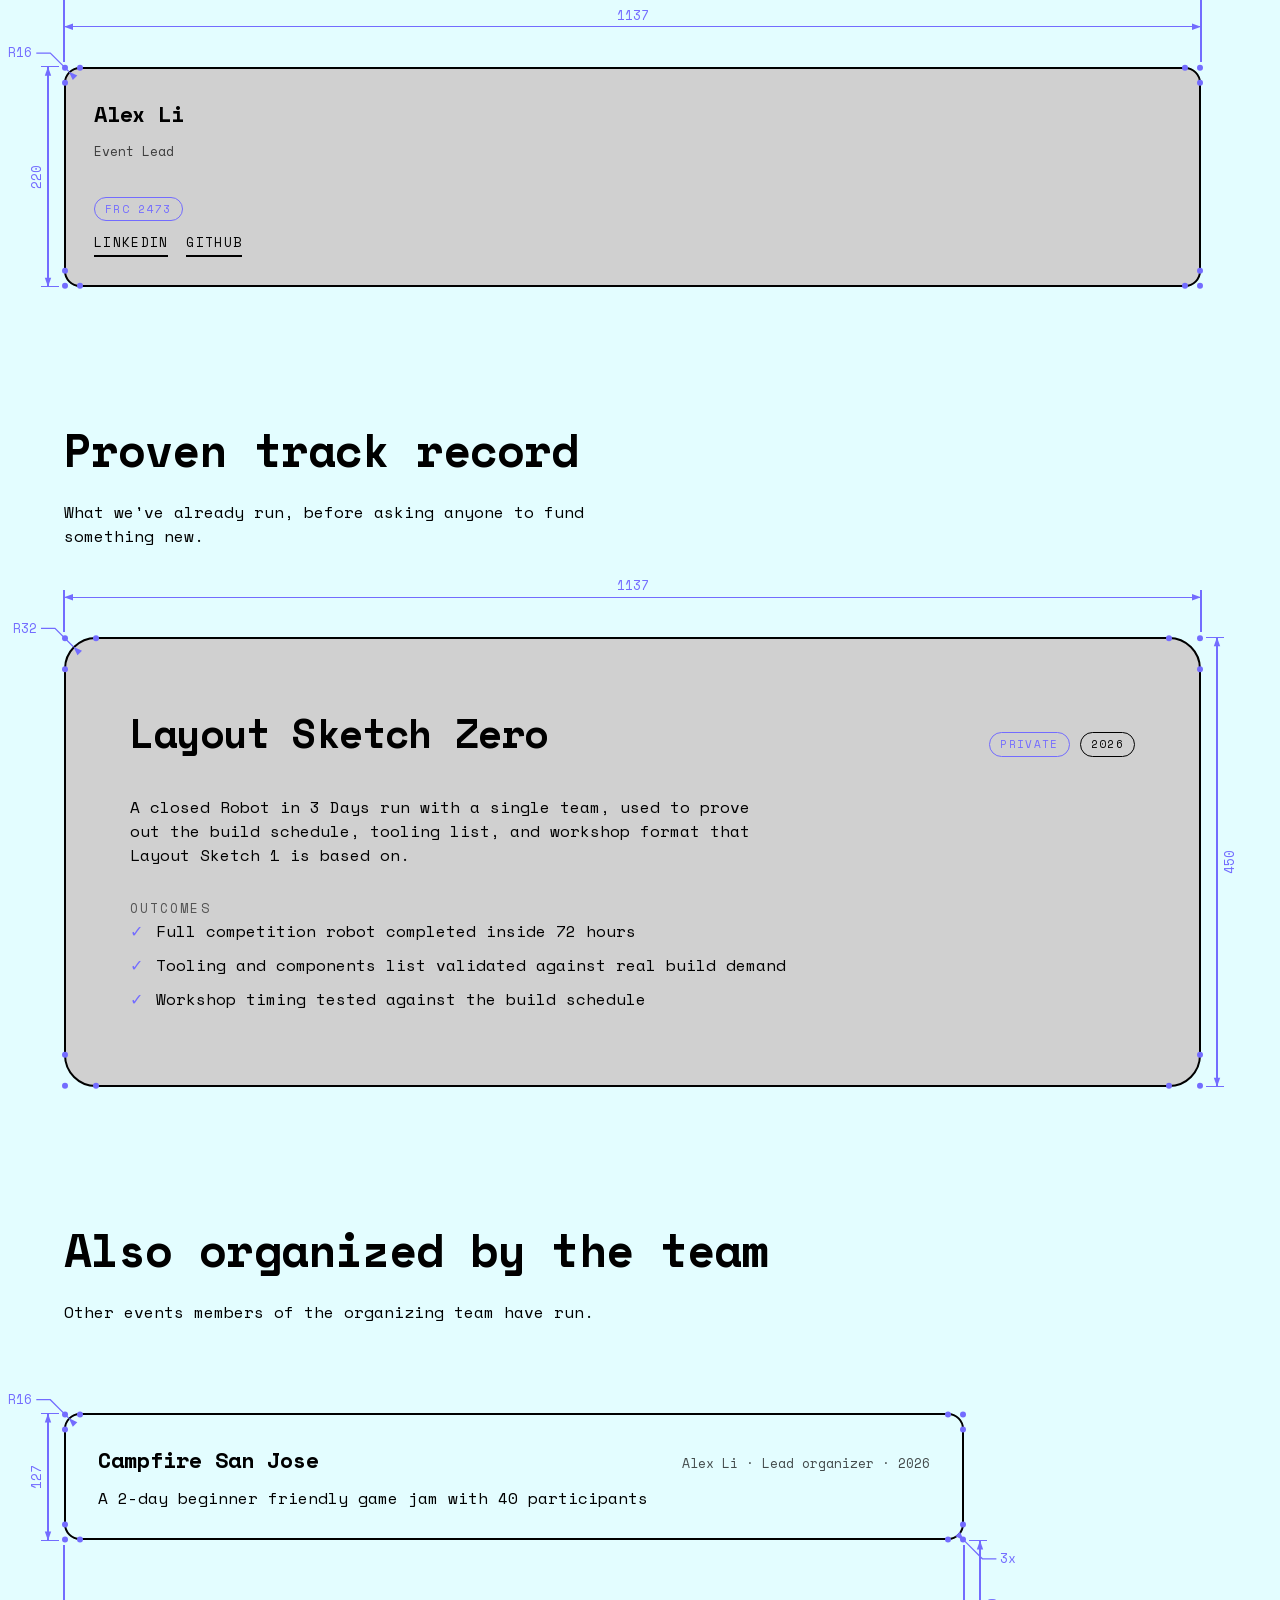
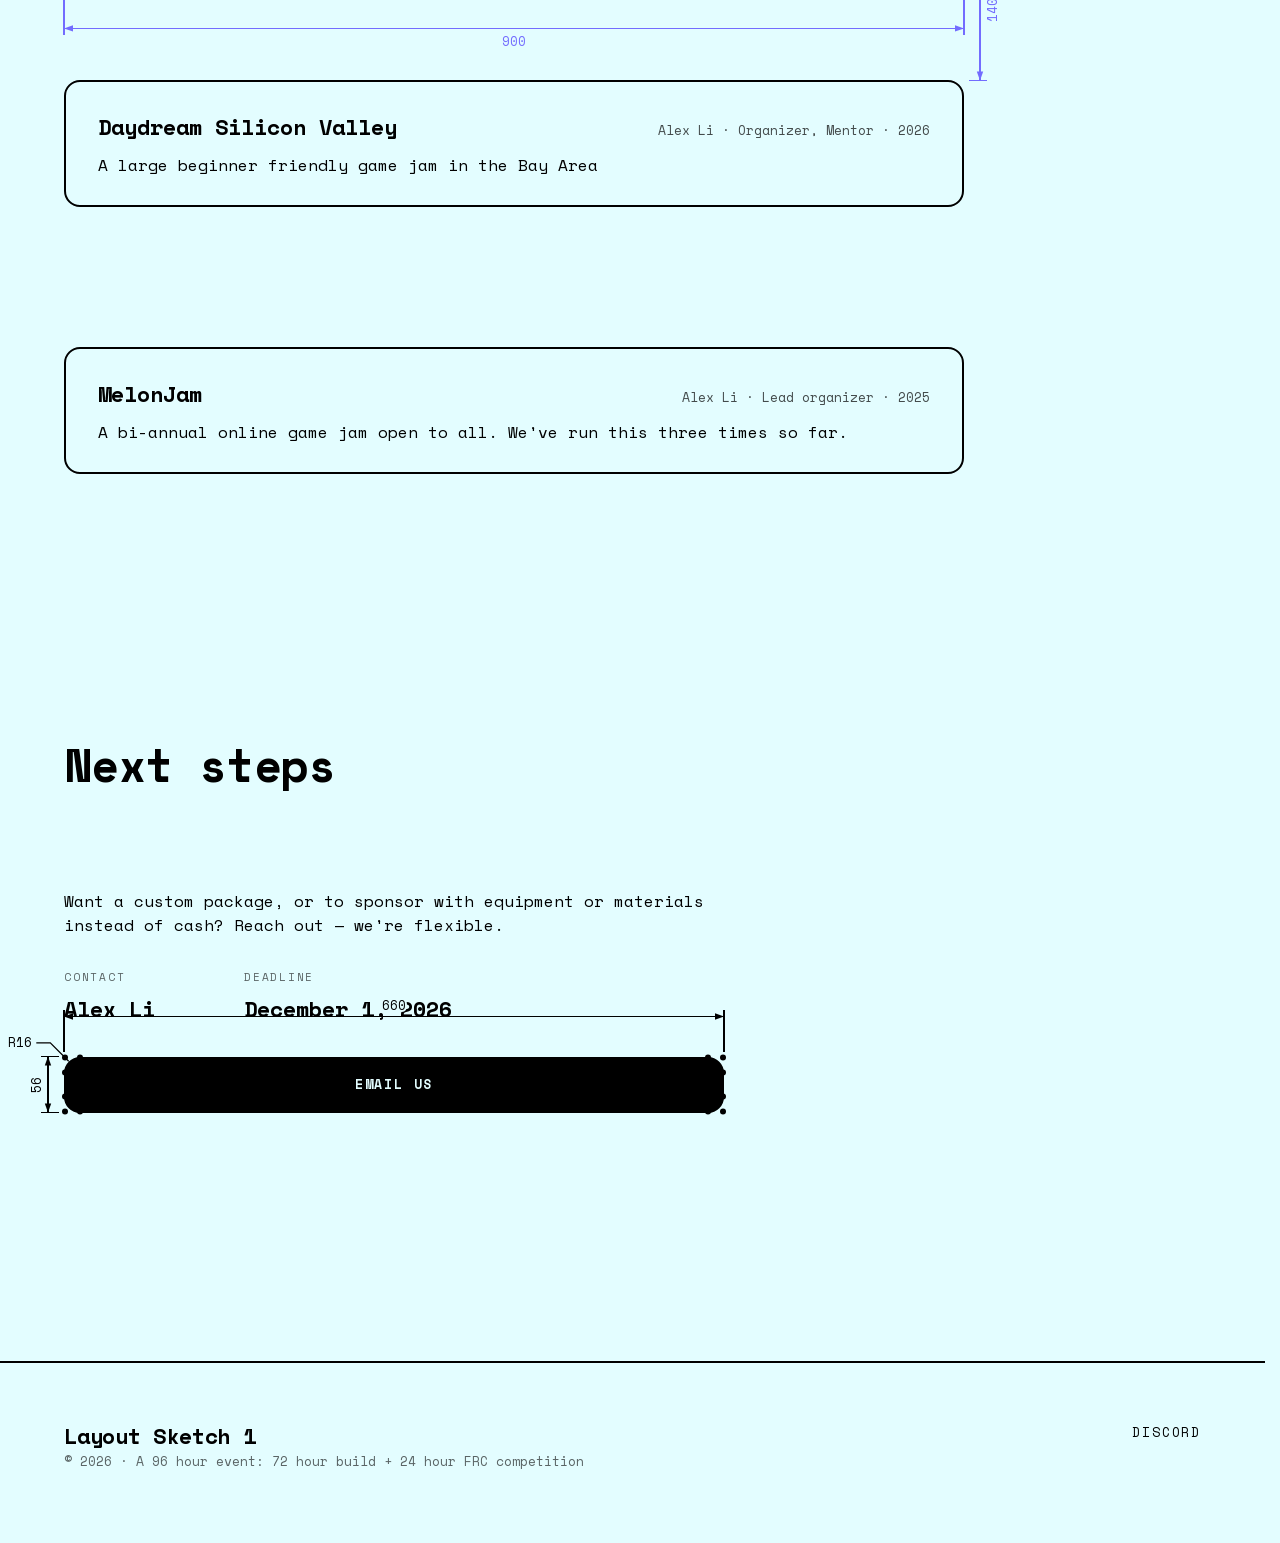
<file: sponsors.html>
<!doctype html>
<html lang="en">
<head>
<meta charset="utf-8">
<meta name="viewport" content="width=device-width, initial-scale=1">
<title>Sponsorship prospectus - Layout Sketch 1</title>
<meta name="description" content="Sponsorship tiers and benefits for Layout Sketch 1, a 96 hour event: 72 hour build + 24 hour FRC competition.">
<!-- Reachable by direct link only: not in data/site.json's nav, and kept out
     of search indexes since it's meant for prospective sponsors, not the
     general public. -->
<meta name="robots" content="noindex, nofollow">
<link rel="icon" type="image/png" sizes="512x512" href="assets/img/logo.png">
<link rel="stylesheet" href="assets/css/tokens.css">
<link rel="stylesheet" href="assets/css/base.css">
<link rel="stylesheet" href="assets/css/sketch.css">
<link rel="stylesheet" href="assets/css/pages.css">
</head>
<body>
<div class="sk-frame"></div>
<a class="skip-link" href="#main">Skip to content</a>

<div class="wrap">
  <header class="site-nav">
    <a class="site-nav__brand" href="index.html" data-site-name>Layout Sketch 1</a>
    <nav class="site-nav__links" data-nav aria-label="Primary"></nav>
  </header>
</div>

<main id="main">
  <section class="page-head wrap">
    <p class="t-mono-caps hero__eyebrow">Sponsorship prospectus</p>
    <h1 class="t-xl">Sponsor Layout&nbsp;Sketch&nbsp;One</h1>
    <p id="prospectus-intro"></p>
  </section>

  <section class="section wrap" id="why">
    <div class="section__head">
      <h2>Why sponsor</h2>
    </div>
    <ul class="why-list" id="why-list"></ul>
  </section>

  <section class="section wrap" id="snapshot">
    <div class="section__head">
      <h2>Event snapshot</h2>
    </div>
    <dl class="hero__meta hero__meta--flush" id="stats-list"></dl>
  </section>

  <section class="section wrap" id="tiers">
    <div class="section__head">
      <h2>Sponsorship tiers</h2>
      <p>Every tier includes everything the tiers below it include — a Diamond sponsor gets every benefit on this page.</p>
    </div>
    <div class="benefit-table-wrap">
      <table class="benefit-table" id="benefit-table"></table>
    </div>
  </section>

  <section class="section wrap" id="team">
    <div class="section__head">
      <h2>Who you'll be working with</h2>
      <p>The organizers running the build, the workshops, and the competition.</p>
    </div>
    <ul class="team-grid" id="sponsor-team-grid" data-dim-repeat="first"
        data-dim data-dim-mode="fluid" data-dim-size="w"
        data-dim-radius="none" data-dim-dots="none" data-dim-priority="4"
        data-dim-vw="1024+"></ul>
  </section>

  <section class="wrap" id="track-record">
    <div class="section__head">
      <h2>Proven track record</h2>
      <p>What we've already run, before asking anyone to fund something new.</p>
    </div>
    <div id="sponsor-featured"></div>
  </section>

  <section class="section wrap" id="organized">
    <div class="section__head">
      <h2>Also organized by the team</h2>
      <p>Other events members of the organizing team have run.</p>
    </div>
    <div class="event-list" id="sponsor-organized" data-dim-repeat="first"></div>
  </section>

  <section class="section wrap" id="contact">
    <div class="section__head">
      <h2>Next steps</h2>
    </div>
    <div class="sponsor-contact" id="sponsor-contact"></div>
  </section>
</main>

<footer class="site-footer">
  <div class="wrap site-footer__inner">
    <div>
      <p class="t-lg" data-site-name>Layout Sketch 1</p>
      <p class="t-sm t-dim">&copy; <span data-year></span> &middot; A 96 hour event: 72 hour build + 24 hour FRC competition</p>
    </div>
    <ul class="site-footer__links" data-socials></ul>
  </div>
</footer>

<template id="tpl-team-card">
  <li class="team-card" data-dim-child
      data-dim-mode="fluid" data-dim-size="w,h" data-dim-priority="4"
      data-dim-side="w:top h:left">
    <p class="team-card__name" data-slot="name"></p>
    <p class="team-card__role" data-slot="role"></p>
    <p class="team-card__program"><span class="sk-tag sk-tag--fluid" data-slot="program"></span></p>
    <p class="team-card__links">
      <a data-slot="linkedin"></a>
      <a data-slot="github"></a>
    </p>
  </li>
</template>

<script type="module">
  import { render } from './assets/js/pages/sponsors.js';
  import Sketch from './assets/js/sketch/index.js';
  await render();
  Sketch.init();
</script>
</body>
</html>
</file>
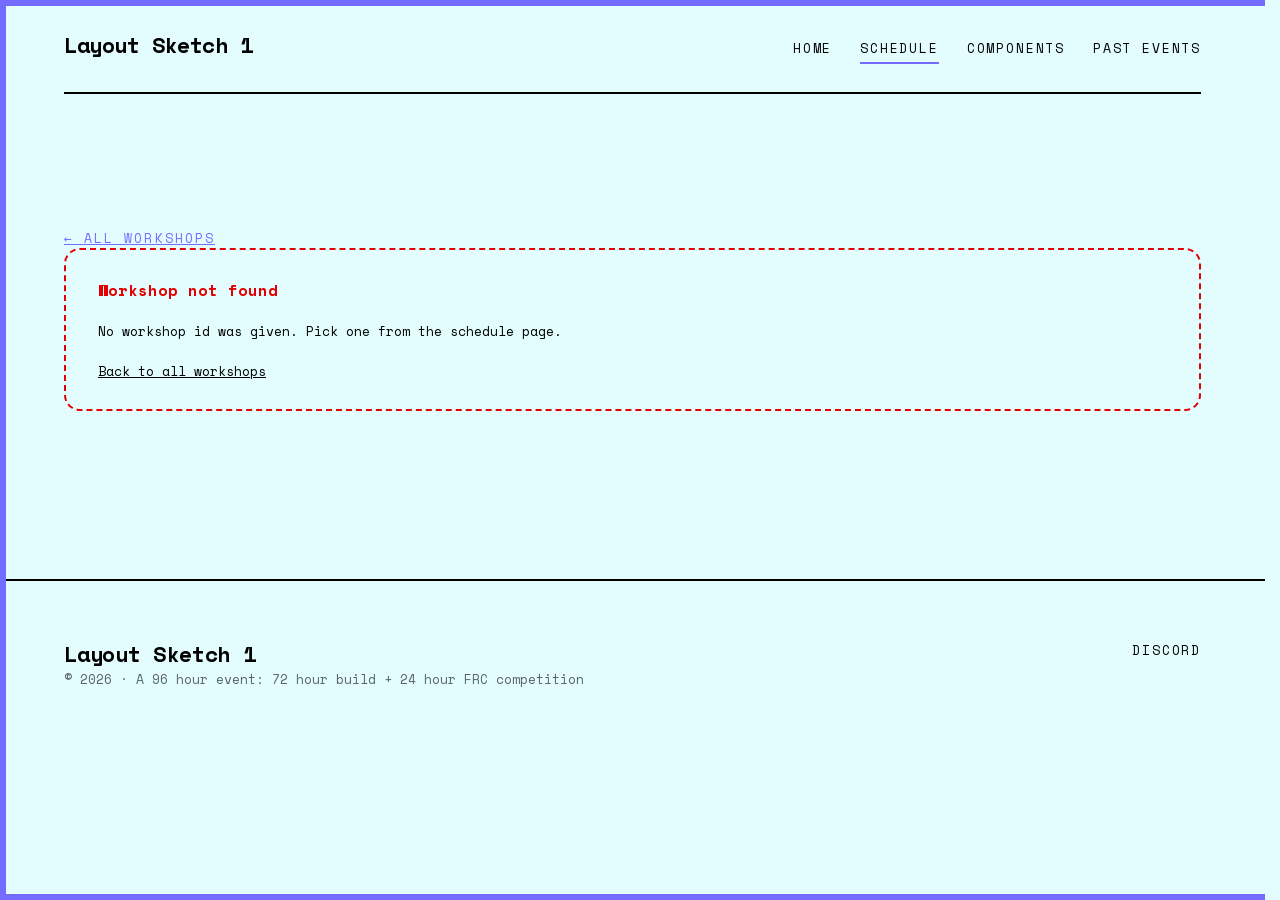
<file: workshop.html>
<!doctype html>
<html lang="en">
<head>
<meta charset="utf-8">
<meta name="viewport" content="width=device-width, initial-scale=1">
<title>Workshop — Layout Sketch 1</title>
<link rel="icon" type="image/png" sizes="512x512" href="assets/img/logo.png">
<link rel="stylesheet" href="assets/css/tokens.css">
<link rel="stylesheet" href="assets/css/base.css">
<link rel="stylesheet" href="assets/css/sketch.css">
<link rel="stylesheet" href="assets/css/pages.css">
</head>
<body>
<div class="sk-frame"></div>
<a class="skip-link" href="#main">Skip to content</a>

<div class="wrap">
  <header class="site-nav">
    <a class="site-nav__brand" href="index.html" data-site-name>Layout Sketch 1</a>
    <nav class="site-nav__links" data-nav aria-label="Primary"></nav>
  </header>
</div>

<main id="main">
  <section class="page-head wrap">
    <p class="t-mono-caps hero__eyebrow">
      <a href="schedule.html">&larr; All workshops</a>
    </p>
    <div id="workshop-root"></div>
  </section>
</main>

<footer class="site-footer">
  <div class="wrap site-footer__inner">
    <div>
      <p class="t-lg" data-site-name>Layout Sketch 1</p>
      <p class="t-sm t-dim">&copy; <span data-year></span> &middot; A 96 hour event: 72 hour build + 24 hour FRC competition</p>
    </div>
    <ul class="site-footer__links" data-socials></ul>
  </div>
</footer>

<script type="module">
  import { render } from './assets/js/pages/workshop.js';
  import Sketch from './assets/js/sketch/index.js';
  await render();
  Sketch.init();
</script>
</body>
</html>
</file>
<file: assets/css/tokens.css>
:root {
  /* Palette — from the Layout Sketch logo */
  --sk-bg: #E3FDFF;
  --sk-fill: #D0D0D0;
  --sk-ink: #000000;
  --sk-fluid: #736CFF;
  --sk-warn: #E20000;

  /* Sketch geometry */
  --sk-stroke: 2px;
  --sk-radius: 16px;
  --sk-radius-lg: 32px;
  --sk-frame: 6px;

  /* Rhythm */
  --sk-gap: 24px;
  --sk-gutter: 64px;
  --sk-measure: 1200px;

  /* Type */
  --sk-font: "Space Mono", ui-monospace, SFMono-Regular, Menlo, monospace;
  --sk-fs-sm: 13px;
  --sk-fs: 16px;
  --sk-fs-lg: 22px;
  --sk-fs-xl: clamp(38px, 8vw, 104px);
}

/* Annotation gutters shrink on narrow viewports so dimension lanes still fit. */
@media (max-width: 1024px) {
  :root { --sk-gutter: 40px; }
}
@media (max-width: 768px) {
  :root { --sk-gutter: 24px; }
}
</file>
<file: assets/css/base.css>
@font-face {
  font-family: "Space Mono";
  font-style: normal;
  font-weight: 400;
  font-display: swap;
  src: url("../fonts/space-mono-400.woff2") format("woff2");
}
@font-face {
  font-family: "Space Mono";
  font-style: normal;
  font-weight: 700;
  font-display: swap;
  src: url("../fonts/space-mono-700.woff2") format("woff2");
}

*, *::before, *::after { box-sizing: border-box; }

html {
  /* Reserve the scrollbar: without this, a scrollbar appearing mid-session
     reflows the page and every measured dimension changes at once. */
  scrollbar-gutter: stable;
  -webkit-text-size-adjust: 100%;
}

body {
  margin: 0;
  background: var(--sk-bg);
  color: var(--sk-ink);
  font-family: var(--sk-font);
  font-size: var(--sk-fs);
  line-height: 1.5;
  overflow-x: hidden;
}

h1, h2, h3, h4, p, figure, ul, ol, dl, dd { margin: 0; }
ul, ol { padding: 0; list-style: none; }
img, svg { display: block; max-width: 100%; }
a { color: inherit; }
button { font: inherit; color: inherit; }

:where(a, button, summary, input, [tabindex]):focus-visible {
  outline: var(--sk-stroke) solid var(--sk-fluid);
  outline-offset: 3px;
}

/* Type scale */
.t-xl { font-size: var(--sk-fs-xl); font-weight: 700; line-height: 0.92; letter-spacing: -0.03em; }
.t-lg { font-size: var(--sk-fs-lg); font-weight: 700; letter-spacing: -0.01em; }
.t-sm { font-size: var(--sk-fs-sm); }
.t-mono-caps {
  font-size: var(--sk-fs-sm);
  text-transform: uppercase;
  letter-spacing: 0.16em;
}
.t-dim { opacity: 0.6; }

/* Layout */
.wrap {
  width: min(100% - (var(--sk-gutter) * 2), var(--sk-measure));
  margin-inline: auto;
}
.section { padding-block: clamp(64px, 10vw, 140px); }
.stack > * + * { margin-top: var(--sk-gap); }

.skip-link {
  position: absolute;
  left: -9999px;
}
.skip-link:focus {
  left: var(--sk-gutter);
  top: var(--sk-gutter);
  z-index: 10000;
  padding: 12px 20px;
  background: var(--sk-bg);
  border: var(--sk-stroke) solid var(--sk-ink);
}

.visually-hidden {
  position: absolute;
  width: 1px; height: 1px;
  margin: -1px; padding: 0;
  overflow: hidden;
  clip-path: inset(50%);
  white-space: nowrap;
}
</file>
<file: assets/css/sketch.css>
/* ---------------------------------------------------------------
   Sketch surfaces — the CAD look shared by buttons, cards, images
   --------------------------------------------------------------- */

.sk {
  background: var(--sk-fill);
  border: var(--sk-stroke) solid var(--sk-ink);
  border-radius: var(--sk-radius);
}

/* Elements whose geometry tracks the viewport are drawn in undefined blue,
   matching the colour of their dimension lines. */
.sk--fluid { border-color: var(--sk-fluid); }

.sk--hollow { background: transparent; }
.sk--lg { border-radius: var(--sk-radius-lg); }

/* Buttons. Note: no transform-based hover states anywhere on annotated
   elements — getBoundingClientRect is post-transform, so a scale() hover
   would make the dimension labels jump. */
.sk-btn {
  display: inline-flex;
  align-items: center;
  justify-content: center;
  gap: 10px;
  min-height: 56px;
  padding: 0 32px;
  background: var(--sk-fill);
  border: var(--sk-stroke) solid var(--sk-ink);
  border-radius: var(--sk-radius);
  font-weight: 700;
  font-size: var(--sk-fs-sm);
  text-transform: uppercase;
  letter-spacing: 0.14em;
  text-decoration: none;
  cursor: pointer;
  transition: background-color 120ms linear, color 120ms linear;
}
.sk-btn:hover { background: var(--sk-ink); color: var(--sk-bg); }
.sk-btn--primary { background: var(--sk-ink); color: var(--sk-bg); }
.sk-btn--primary:hover { background: var(--sk-fill); color: var(--sk-ink); }
.sk-btn--fluid { border-color: var(--sk-fluid); }
.sk-btn--fluid:hover { background: var(--sk-fluid); color: var(--sk-bg); }

/* The #736CFF page frame from the logo. Also the `page` target for
   data-dim-from, which is the semantically correct "screen wall" here. */
.sk-frame {
  position: fixed;
  inset: 0;
  border: var(--sk-frame) solid var(--sk-fluid);
  pointer-events: none;
  z-index: 9500;
}

.sk-tag {
  display: inline-block;
  padding: 3px 10px;
  border: 1px solid currentColor;
  border-radius: 999px;
  font-size: 11px;
  text-transform: uppercase;
  letter-spacing: 0.12em;
}
.sk-tag--fluid { color: var(--sk-fluid); }
.sk-tag--warn { color: var(--sk-warn); }

/* Failure state for a JSON section that could not load. */
.sk-message {
  padding: 28px 32px;
  border: var(--sk-stroke) dashed var(--sk-warn);
  border-radius: var(--sk-radius);
  color: var(--sk-warn);
}
.sk-message h3 { font-size: var(--sk-fs); margin-bottom: 6px; }
.sk-message p { font-size: var(--sk-fs-sm); color: var(--sk-ink); }

/* ---------------------------------------------------------------
   Annotation overlay
   --------------------------------------------------------------- */

[data-sketch-layer] {
  position: absolute;
  top: 0;
  left: 0;
  pointer-events: none;
  overflow: visible;
  z-index: 9000;
}
[data-sketch-layer="fixed"] {
  position: fixed;
  inset: 0;
  width: 100%;
  height: 100%;
  z-index: 9001;
}

.sk-ext,
.sk-dimline {
  stroke: var(--sk-ink);
  stroke-width: 1.25;
  fill: none;
  shape-rendering: crispEdges;
}
.sk-leader {
  stroke: var(--sk-ink);
  stroke-width: 1.25;
  fill: none;
  shape-rendering: geometricPrecision;
}
.sk-arrow {
  fill: var(--sk-ink);
  stroke: none;
  shape-rendering: geometricPrecision;
}
.sk-dot {
  fill: var(--sk-ink);
  stroke: none;
}
.sk-outline {
  fill: none;
  stroke: var(--sk-ink);
  stroke-width: var(--sk-stroke);
}

.sk-label {
  font-family: var(--sk-font);
  font-size: var(--sk-fs-sm);
  fill: var(--sk-ink);
  /* Paints a background-coloured halo *behind* the glyphs so numbers stay
     readable wherever they cross extension lines. */
  paint-order: stroke;
  stroke: var(--sk-bg);
  stroke-width: 4px;
  stroke-linejoin: round;
  user-select: none;
}

/* Fluid variants — every primitive gets one. */
.sk-g--fluid .sk-ext,
.sk-g--fluid .sk-dimline,
.sk-g--fluid .sk-leader,
.sk-g--fluid .sk-outline { stroke: var(--sk-fluid); }
.sk-g--fluid .sk-arrow,
.sk-g--fluid .sk-dot { fill: var(--sk-fluid); }
.sk-g--fluid .sk-label { fill: var(--sk-fluid); }

/* Global kill switch, used by the smallest responsive tier and by print. */
.sk-off [data-sketch-layer] { display: none; }

@media print {
  [data-sketch-layer], .sk-frame { display: none !important; }
}
</file>
<file: assets/css/pages.css>
/* ===============================================================
   Shared chrome
   =============================================================== */

.marquee {
  overflow: hidden;
  border-block: var(--sk-stroke) solid var(--sk-fluid);
  background: var(--sk-bg);
  margin-top: var(--sk-frame);
}
.marquee__track {
  display: flex;
  width: max-content;
  animation: marquee-scroll 32s linear infinite;
}
.marquee:hover .marquee__track,
.marquee:focus-within .marquee__track { animation-play-state: paused; }
@keyframes marquee-scroll {
  from { transform: translateX(0); }
  to { transform: translateX(-50%); }
}
@media (prefers-reduced-motion: reduce) {
  .marquee__track { animation: none; }
}
.marquee__item {
  display: flex;
  align-items: center;
  gap: 14px;
  padding: 14px 40px;
  font-size: var(--sk-fs-sm);
  text-transform: uppercase;
  letter-spacing: 0.16em;
  text-decoration: none;
  white-space: nowrap;
}
.marquee__item::after {
  content: "";
  width: 6px; height: 6px;
  background: var(--sk-fluid);
  border-radius: 50%;
}

.site-nav {
  display: flex;
  flex-wrap: wrap;
  align-items: baseline;
  justify-content: space-between;
  gap: var(--sk-gap);
  padding-block: 28px;
  border-bottom: var(--sk-stroke) solid var(--sk-ink);
}
.site-nav__brand {
  font-weight: 700;
  font-size: var(--sk-fs-lg);
  letter-spacing: -0.02em;
  text-decoration: none;
}
.site-nav__links { display: flex; flex-wrap: wrap; gap: 28px; }
.site-nav__link {
  font-size: var(--sk-fs-sm);
  text-transform: uppercase;
  letter-spacing: 0.14em;
  text-decoration: none;
  padding-bottom: 3px;
  border-bottom: 2px solid transparent;
}
.site-nav__link:hover { border-bottom-color: var(--sk-ink); }
.site-nav__link.is-active { border-bottom-color: var(--sk-fluid); }

.site-footer {
  margin-top: 120px;
  padding-block: 56px 72px;
  border-top: var(--sk-stroke) solid var(--sk-ink);
}
.site-footer__inner {
  display: flex;
  flex-wrap: wrap;
  gap: var(--sk-gap);
  justify-content: space-between;
  align-items: flex-start;
}
.site-footer__links { display: flex; flex-wrap: wrap; gap: 24px; }
.site-footer__link {
  font-size: var(--sk-fs-sm);
  text-transform: uppercase;
  letter-spacing: 0.14em;
  text-decoration: none;
  border-bottom: 2px solid transparent;
}
.site-footer__link:hover { border-bottom-color: var(--sk-fluid); }

.page-head { padding-block: clamp(64px, 9vw, 120px) 48px; }
.page-head h1 { max-width: 20ch; }
.page-head p { max-width: 62ch; margin-top: 20px; }

.section__head { margin-bottom: clamp(48px, 7vw, 96px); }
.section__head h2 { font-size: clamp(28px, 4vw, 46px); font-weight: 700; letter-spacing: -0.02em; }
.section__head p { max-width: 60ch; margin-top: 16px; }

/* ===============================================================
   Landing
   =============================================================== */

.hero { padding-block: clamp(72px, 11vw, 168px) clamp(80px, 12vw, 180px); }
.hero__eyebrow { color: var(--sk-fluid); }
.hero__title { margin-block: 24px 28px; }
.hero__lede { max-width: 54ch; font-size: clamp(16px, 1.6vw, 20px); }
.hero__actions {
  display: flex;
  flex-wrap: wrap;
  gap: 40px;
  margin-top: 72px;
}
.hero__meta {
  display: flex;
  flex-wrap: wrap;
  gap: 40px;
  margin-top: 88px;
  padding-top: 28px;
  border-top: var(--sk-stroke) solid var(--sk-ink);
}
.hero__meta div { min-width: 140px; }
.hero__meta dt { font-size: 11px; text-transform: uppercase; letter-spacing: 0.16em; opacity: 0.6; }
.hero__meta dd { font-size: var(--sk-fs-lg); font-weight: 700; margin-top: 6px; }

.team-grid {
  display: grid;
  grid-template-columns: repeat(auto-fit, minmax(250px, 1fr));
  gap: 56px;
}
.team-card {
  background: var(--sk-fill);
  border: var(--sk-stroke) solid var(--sk-ink);
  border-radius: var(--sk-radius);
  padding: 28px;
  display: flex;
  flex-direction: column;
  gap: 12px;
  min-height: 220px;
}
.team-card__name { font-size: var(--sk-fs-lg); font-weight: 700; letter-spacing: -0.01em; }
.team-card__role { font-size: var(--sk-fs-sm); opacity: 0.7; }
.team-card__program { margin-top: auto; }
.team-card__links { display: flex; gap: 18px; flex-wrap: wrap; }
.team-card__links a {
  font-size: var(--sk-fs-sm);
  text-transform: uppercase;
  letter-spacing: 0.1em;
  border-bottom: 2px solid var(--sk-ink);
  text-decoration: none;
  padding-bottom: 2px;
}
.team-card__links a:hover { border-bottom-color: var(--sk-fluid); color: var(--sk-fluid); }

.faq-list { border-top: var(--sk-stroke) solid var(--sk-ink); max-width: 900px; }
.faq-item { border-bottom: var(--sk-stroke) solid var(--sk-ink); }
.faq-item__q {
  display: flex;
  justify-content: space-between;
  gap: 24px;
  align-items: baseline;
  padding: 26px 0;
  font-size: clamp(17px, 2vw, 21px);
  font-weight: 700;
  cursor: pointer;
  list-style: none;
}
.faq-item__q::-webkit-details-marker { display: none; }
.faq-item__q::after { content: "+"; font-weight: 400; color: var(--sk-fluid); font-size: 26px; line-height: 1; }
.faq-item[open] .faq-item__q::after { content: "\2212"; }
.faq-item__a { padding-bottom: 28px; max-width: 66ch; }

/* ===============================================================
   Schedule — vertical gantt
   =============================================================== */

.gantt {
  display: grid;
  grid-template-columns: 104px repeat(3, minmax(0, 1fr)) 150px;
  gap: 28px;
  position: relative;
}
.gantt__head {
  font-size: 11px;
  text-transform: uppercase;
  letter-spacing: 0.16em;
  padding-bottom: 14px;
  border-bottom: var(--sk-stroke) solid var(--sk-ink);
  margin-bottom: 18px;
}
.gantt__col { position: relative; }

.gantt__axis { position: relative; }
.gantt__tick {
  position: absolute;
  left: 0;
  right: 0;
  font-size: 11px;
  letter-spacing: 0.08em;
  opacity: 0.65;
  border-top: 1px dashed currentColor;
  padding-top: 4px;
}
.gantt__phase {
  position: absolute;
  left: 56px;
  right: 0;
  border: var(--sk-stroke) solid var(--sk-ink);
  border-radius: 6px;
  background: var(--sk-fill);
  display: flex;
  align-items: flex-start;
  padding: 8px 6px;
  font-size: 11px;
  font-weight: 700;
  text-transform: uppercase;
  letter-spacing: 0.1em;
  writing-mode: vertical-rl;
}
.gantt__phase--alt { background: var(--sk-fluid); color: var(--sk-bg); border-color: var(--sk-fluid); }

/* Right axis: real wall-clock date/time, in contrast to the left axis's
   elapsed-hour ticks. A slim warning-coloured rule marks each late-night
   window (12am–6am); tick text is padded clear of it so the rule reads as a
   flag rather than colliding with the label. */
.gantt__tick--date { padding-left: 16px; }
.gantt__night {
  position: absolute;
  left: 0;
  width: 6px;
  border-radius: 3px;
  background: var(--sk-warn);
}

/* A short phase has little band to run its label along. Tighter type buys
   the room back; the ellipsis below is the last resort for a label no
   amount of tightening will fit, so it can never cut a glyph in half. */
.gantt__phase--tight { padding: 3px 4px; }
.gantt__phase--tight span { font-size: 9px; letter-spacing: 0.02em; }
.gantt__phase span {
  display: block;
  max-height: 100%;
  overflow: hidden;
  white-space: nowrap;
  text-overflow: ellipsis;
}

.gantt__lane { position: relative; border-left: 1px dashed rgba(0, 0, 0, 0.35); }
.gantt__block {
  position: absolute;
  left: 10px;
  right: 0;
  background: var(--sk-fill);
  border: var(--sk-stroke) solid var(--sk-ink);
  border-radius: var(--sk-radius);
  padding: 14px 16px;
  overflow: hidden;
  text-decoration: none;
  display: block;
}
a.gantt__block { border-color: var(--sk-fluid); }
a.gantt__block:hover { background: var(--sk-fluid); color: var(--sk-bg); }
.gantt__block strong { display: block; font-size: var(--sk-fs-sm); line-height: 1.3; }
.gantt__block span { font-size: 11px; opacity: 0.7; letter-spacing: 0.08em; }
.gantt__block--compact {
  padding: 8px 16px;
  display: flex;
  align-items: center;
}
.gantt__block--compact strong { font-size: 12px; }

.workshop-list { display: grid; gap: 28px; max-width: 900px; }
.workshop-row {
  display: flex;
  flex-wrap: wrap;
  align-items: baseline;
  justify-content: space-between;
  gap: 20px;
  padding: 26px 28px;
  background: var(--sk-fill);
  border: var(--sk-stroke) solid var(--sk-ink);
  border-radius: var(--sk-radius);
  text-decoration: none;
}
.workshop-row:hover { border-color: var(--sk-fluid); color: var(--sk-fluid); }
.workshop-row__title { font-size: var(--sk-fs-lg); font-weight: 700; letter-spacing: -0.01em; }
.workshop-row__meta { font-size: var(--sk-fs-sm); opacity: 0.75; }

/* ===============================================================
   Workshop detail
   =============================================================== */

.workshop-detail { display: grid; gap: 56px; max-width: 820px; }
.workshop-detail__meta {
  display: flex;
  flex-wrap: wrap;
  gap: 36px;
  padding: 28px 32px;
  background: var(--sk-fill);
  border: var(--sk-stroke) solid var(--sk-ink);
  border-radius: var(--sk-radius);
}
.workshop-detail__meta dt { font-size: 11px; text-transform: uppercase; letter-spacing: 0.16em; opacity: 0.6; }
.workshop-detail__meta dd { font-weight: 700; margin-top: 5px; }
.workshop-detail h2 { font-size: var(--sk-fs-lg); margin-bottom: 14px; }
.workshop-detail li { padding-left: 22px; position: relative; margin-bottom: 8px; }
.workshop-detail li::before { content: "\2014"; position: absolute; left: 0; color: var(--sk-fluid); }

/* ===============================================================
   Past events
   =============================================================== */

.event-feature {
  background: var(--sk-fill);
  border: var(--sk-stroke) solid var(--sk-ink);
  border-radius: var(--sk-radius-lg);
  padding: clamp(32px, 5vw, 64px);
  display: grid;
  gap: 32px;
}
.event-feature__head { display: flex; flex-wrap: wrap; gap: 20px; align-items: baseline; justify-content: space-between; }
.event-feature__title { font-size: clamp(26px, 3.4vw, 40px); font-weight: 700; letter-spacing: -0.02em; }
.event-feature__summary { max-width: 62ch; }
.event-feature li { padding-left: 26px; position: relative; margin-bottom: 10px; }
.event-feature li::before { content: "\2713"; position: absolute; left: 0; color: var(--sk-fluid); }

/* Same reasoning as .filters: leaves room for a dimension escalated to an
   outer lane so it can't land on the next row's heading. */
.event-list { display: grid; gap: 140px; max-width: 900px; }
.event-row {
  display: grid;
  gap: 10px;
  padding: 28px 32px;
  border: var(--sk-stroke) solid var(--sk-ink);
  border-radius: var(--sk-radius);
}
.event-row__head { display: flex; flex-wrap: wrap; gap: 16px; align-items: baseline; justify-content: space-between; }
.event-row__title { font-size: var(--sk-fs-lg); font-weight: 700; }
.event-row__meta { font-size: var(--sk-fs-sm); opacity: 0.7; }

/* ===============================================================
   Components
   =============================================================== */

/* Generous gaps: the annotated chip's radius leader and height dimension
   need clear space between the two rows. */
/* Rows stack close enough that a dimension pushed to an outer lane (up to
   baseGap + 3*laneStep + label height, ~140px worst case) can reach the row
   below it — this gap has to clear that, not just look tidy. */
.filters { display: grid; gap: 140px; margin-bottom: 96px; }
/* Row-gap and column-gap are set separately: chips can stay tight
   horizontally, but if the row wraps (enough chips to need a second line),
   that line needs the same ~140px clearance as any other stacked group, or
   a wrapped chip lands directly in the representative chip's own dimension
   line, which sits below it. */
.filters__row { display: flex; flex-wrap: wrap; gap: 140px 12px; align-items: center; }
.filters__label {
  font-size: 11px;
  text-transform: uppercase;
  letter-spacing: 0.16em;
  opacity: 0.6;
  min-width: 74px;
}

.filters__chips { display: flex; flex-wrap: wrap; gap: 140px 12px; align-items: center; }

/* The type row has enough chips to wrap on its own, but left alone it breaks
   7-then-1 — one lonely chip on a mostly empty second line. Capping the chip
   block forces an even split, and the plate then occupies the whole void
   beside it rather than a single line's leftover. */
.filters__row[data-filter-row="type"] { align-items: stretch; gap: 12px 56px; }
/* Sized to hug the wider of the two wrapped lines (~600px) while still
   fitting four chips on the first — anything larger just pads the block with
   slack the plate could be using. */
.filters__row[data-filter-row="type"] .filters__chips { max-width: 620px; }

/* The plate exists to fill the void beside the chips, and that void only
   exists once the row is wide enough to leave one. Narrower than that the
   chips reflow across the full width, and the plate would wrap onto its own
   flex line — collapsing to a zero-height sliver, since its only children are
   absolutely positioned. Below the annotation breakpoint it simply goes away. */
.filters__plate { display: none; }

/* 1210px is measured, not estimated: it's the first width at which the label,
   the capped chip block, the gaps and the plate's 260px minimum all fit on one
   line. At 1200 the plate wraps underneath the chips, which is not the thing
   it's for, so below this it doesn't render at all. */
@media (min-width: 1210px) {
  .filters__plate {
    display: block;
    position: relative;
    flex: 1 1 0;
    min-width: 260px;
    min-height: 150px;
    align-self: stretch;
  }
}
.filters__plate.sk { border-radius: 8px; }

/* Holes are real elements so the annotation engine measures them like any
   other feature. Percentage positions keep them located relative to the
   plate, so their dimensions stay live as it resizes. */
.plate__hole {
  position: absolute;
  border: var(--sk-stroke) solid var(--sk-fluid);
  border-radius: 50%;
  background: var(--sk-bg);
  transform: translate(-50%, -50%);
}
.plate__hole--lg {
  width: 46px;
  height: 46px;
  /* Far enough in that its radius leader, which exits up-left, lands inside
     the plate instead of running off the edge. */
  left: 32%;
  top: 50%;
}
.plate__pattern {
  position: absolute;
  right: 9%;
  top: 50%;
  transform: translateY(-50%);
  display: flex;
  align-items: center;
  gap: 30px;
}
.plate__pattern .plate__hole {
  position: relative;
  width: 22px;
  height: 22px;
  transform: none;
}
.chip {
  padding: 8px 18px;
  background: transparent;
  border: var(--sk-stroke) solid var(--sk-ink);
  border-radius: 999px;
  font-size: 11px;
  text-transform: uppercase;
  letter-spacing: 0.12em;
  cursor: pointer;
}
.chip[aria-pressed="true"] { background: var(--sk-ink); color: var(--sk-bg); }
.chip:hover { border-color: var(--sk-fluid); }

.scope-group { margin-bottom: 96px; }
.scope-group__head {
  display: flex;
  flex-wrap: wrap;
  gap: 16px;
  align-items: baseline;
  justify-content: space-between;
  padding-bottom: 16px;
  border-bottom: var(--sk-stroke) solid var(--sk-ink);
  margin-bottom: 40px;
}
.scope-group__title { font-size: clamp(22px, 3vw, 32px); font-weight: 700; letter-spacing: -0.02em; }
/* Leaves room for the representative card's dimensions to sit below it
   without running into the next group's heading. */
/* Worst-case lane escalation for the representative card's width dimension
   can reach ~140px below it, past the smaller gap this used to be. */
.type-group { margin-bottom: 140px; }
.type-group__title {
  font-size: 11px;
  text-transform: uppercase;
  letter-spacing: 0.16em;
  opacity: 0.6;
  margin-bottom: 30px;
}
.component-grid {
  display: grid;
  grid-template-columns: repeat(auto-fill, minmax(240px, 1fr));
  gap: 24px;
}
.component-card {
  position: relative;
  background: var(--sk-fill);
  border: var(--sk-stroke) solid var(--sk-ink);
  border-radius: var(--sk-radius);
  padding: 22px 24px;
  display: grid;
  gap: 8px;
  align-content: start;
  min-height: 130px;
}
/* Leaves the top-right corner clear for the upgrade mark. */
.component-card__name { font-weight: 700; padding-right: 34px; }

/* Upgrade mark: a CAD balloon callout in the card's top-right corner. Kept in
   --sk-ink rather than colour-coded per upgrade, because on this site colour
   already means something specific (black is fixed geometry, blue is
   viewport-dependent) and a third meaning would muddy it. The letter carries
   the distinction. */
.component-card__upgrade {
  position: absolute;
  top: 16px;
  right: 16px;
  width: 26px;
  height: 26px;
  display: grid;
  place-items: center;
  border: var(--sk-stroke) solid var(--sk-ink);
  border-radius: 50%;
  background: var(--sk-bg);
  font-size: 12px;
  font-weight: 700;
  line-height: 1;
}

.upgrade-legend {
  display: flex;
  flex-wrap: wrap;
  gap: 12px 28px;
  margin-top: 28px;
  font-size: var(--sk-fs-sm);
}
.upgrade-legend li { display: flex; align-items: center; gap: 10px; }
.upgrade-legend__mark {
  width: 24px;
  height: 24px;
  flex: none;
  display: grid;
  place-items: center;
  border: var(--sk-stroke) solid var(--sk-ink);
  border-radius: 50%;
  font-size: 11px;
  font-weight: 700;
  line-height: 1;
}
.component-card__qty { font-size: 11px; text-transform: uppercase; letter-spacing: 0.12em; color: var(--sk-fluid); }
.component-card__notes { font-size: var(--sk-fs-sm); opacity: 0.7; }
.is-empty { opacity: 0.6; font-size: var(--sk-fs-sm); }

/* ===============================================================
   Sponsorship prospectus
   =============================================================== */

/* Stat tiles reused outside the hero, where there's no top border to hang
   off of. */
.hero__meta--flush { margin-top: 0; padding-top: 0; border-top: none; }

.why-list { display: grid; gap: 18px; max-width: 66ch; }
.why-list li { padding-left: 26px; position: relative; }
.why-list li::before { content: "\2713"; position: absolute; left: 0; color: var(--sk-fluid); }

.benefit-table-wrap {
  /* A 5-column comparison table doesn't reflow onto a phone screen the way
     prose does — it scrolls in its own box rather than forcing the page
     wider than the viewport. `overflow-x: auto` alone isn't sufficient: a
     table's intrinsic min-width can still leak past it and inflate
     documentElement.scrollWidth, scrolling the whole page horizontally
     even though the wrapper itself measures as properly contained.
     `contain: paint` forces a real containing block regardless. */
  overflow-x: auto;
  contain: paint;
}
.benefit-table {
  width: 100%;
  min-width: 640px;
  border-collapse: collapse;
  table-layout: fixed;
}
.benefit-table th, .benefit-table td {
  border: var(--sk-stroke) solid var(--sk-ink);
  padding: 14px 16px;
}
.benefit-table__corner { border: none; }
.benefit-table th:first-child, .benefit-table td:first-child { width: 34%; text-align: left; }

.tier-head {
  background: var(--sk-fill);
  text-align: center;
  vertical-align: top;
}
.tier-head__name {
  display: block;
  font-size: var(--sk-fs-sm);
  font-weight: 700;
  text-transform: uppercase;
  letter-spacing: 0.1em;
}
.tier-head__price {
  display: block;
  margin-top: 6px;
  font-size: var(--sk-fs-lg);
  font-weight: 700;
  color: var(--sk-fluid);
}

.benefit-table__label { font-weight: 600; text-align: left; }
.benefit-table tbody tr:nth-child(even) { background: var(--sk-fill); }
.benefit-table td:not(:first-child) { text-align: center; }

/* Checkbox grid: an empty square is "not included," a filled square with a
   check is "included" — drawn with a pseudo-element so the markup only has
   to say which state applies, not which glyph represents it. */
.benefit-table__check {
  display: inline-block;
  width: 20px;
  height: 20px;
  border: var(--sk-stroke) solid var(--sk-ink);
  border-radius: 4px;
  position: relative;
  vertical-align: middle;
}
.benefit-table__check.is-included { background: var(--sk-ink); }
.benefit-table__check.is-included::after {
  content: "";
  position: absolute;
  left: 50%;
  top: 42%;
  width: 5px;
  height: 9px;
  border: solid var(--sk-bg);
  border-width: 0 2px 2px 0;
  transform: translate(-50%, -50%) rotate(45deg);
}

/* A benefit that differs by degree rather than presence — "mention" vs.
   "keynote" — reads as a small tag, not a checkbox, so it's never mistaken
   for a plain yes/no. */
.benefit-table__value {
  display: inline-block;
  padding: 4px 10px;
  border: 1px solid var(--sk-fluid);
  border-radius: 999px;
  font-size: 11px;
  font-weight: 700;
  text-transform: capitalize;
  letter-spacing: 0.04em;
  color: var(--sk-fluid);
}

.sponsor-contact { display: grid; gap: 32px; max-width: 66ch; }

@media (max-width: 760px) {
  /* The date/time column is supplementary at this width — the block labels
     already carry hour spans. Dropping its track (not just hiding its
     content) keeps it from reserving a blank 150px column. */
  .gantt { grid-template-columns: 72px repeat(3, minmax(0, 1fr)); gap: 12px; }
  .gantt__phase { left: 34px; }
  .gantt__axis--dates, .gantt__head--dates { display: none; }
  .team-grid { gap: 32px; }
  .hero__actions { gap: 24px; }
}
</file>
